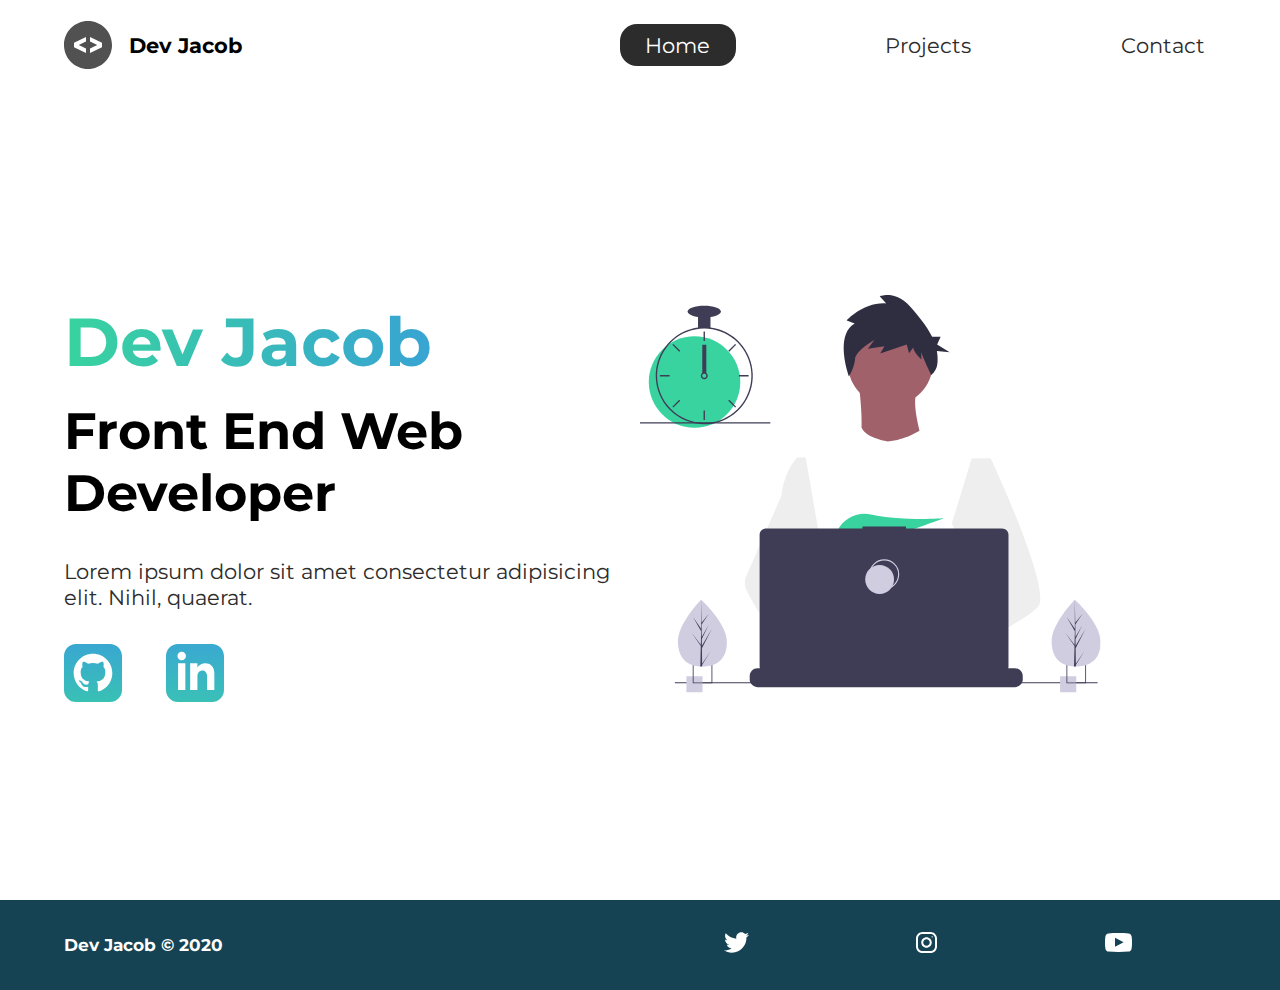
<file: index.html>
<!DOCTYPE html>
<html lang="en">
  <head>
    <meta charset="UTF-8" />
    <meta name="viewport" content="width=device-width, initial-scale=1.0" />
    <meta http-equiv="X-UA-Compatible" content="ie=edge" />
    <meta
      name="description"
      content="Dev Jacob is a front end web developer who specializes in html,css. Made following Dev Ed course on udemy"
    />
    <meta name="robots" content="index,follow" />
    <link
      href="https://fonts.googleapis.com/css?family=Montserrat:400,500&display=swap"
      rel="stylesheet"
    />
    <link rel="stylesheet" href="./styles/style.css" />
    <title>Dev Jacob | Web Developer</title>
  </head>
  <body>
    <header class="main-head">
      <nav>
        <div class="logo">
          <img src="./icons/code.svg" alt="logo" />
          <h1>Dev Jacob</h1>
        </div>
        <ul>
          <li><a class="active" href="/">Home</a></li>
          <li><a href="./projects/">Projects</a></li>
          <li><a href="./contact/">Contact</a></li>
        </ul>
      </nav>
    </header>
    <section class="intro">
      <div class="intro-text">
        <h2>Dev Jacob</h2>
        <h3>
          Front End Web <br />
          Developer
        </h3>
        <p>
          Lorem ipsum dolor sit amet consectetur adipisicing elit. Nihil,
          quaerat.
        </p>
        <div class="intro-social">
          <a href="#"
            ><img src="./icons/github.svg" alt="github-social-link"
          /></a>
          <a href="#"
            ><img src="./icons/linked-in.svg" alt="linkedin-social-link"
          /></a>
        </div>
      </div>
      <div class="intro-images">
        <svg
          width="799"
          height="690"
          viewBox="0 0 799 690"
          fill="none"
          xmlns="http://www.w3.org/2000/svg"
        >
          <g id="undraw_dev_productivity_umsq (1) 1" clip-path="url(#clip0)">
            <path
              id="Vector"
              d="M516.92 624.636C516.92 624.636 512.16 626.266 504.42 628.576C487.31 633.706 455.65 642.216 428.82 643.916C405.72 645.396 386.2 641.836 382.63 626.766C381.1 620.286 383.27 614.956 388 610.576C402.12 597.486 439 592.796 468.25 591.186C476.51 590.736 484.15 590.526 490.51 590.446C501.31 590.306 508.39 590.526 508.39 590.526L508.56 591.186L516.92 624.636Z"
              fill="#A0616A"
            />
            <path
              id="Vector_2"
              d="M436.99 672.586C418.61 695.346 342.73 647.666 316.19 629.886C310.41 626.016 306.97 623.566 306.97 623.566L331.25 591.186L338.94 580.936C338.94 580.936 345.82 584.586 355.99 590.526C356.36 590.746 356.73 590.966 357.11 591.186C365.88 596.336 376.89 603.066 388 610.576C403.33 620.946 418.83 632.776 428.82 643.916C438.59 654.806 443.08 665.036 436.99 672.586Z"
              fill="#A0616A"
            />
            <g id="me">
              <path
                id="Vector_3"
                d="M434.672 191.952C475.283 191.607 507.926 158.406 507.582 117.795C507.237 77.1832 474.036 44.5403 433.425 44.8847C392.813 45.2291 360.17 78.4303 360.515 119.042C360.859 159.653 394.06 192.296 434.672 191.952Z"
                fill="#A0616A"
              />
              <path
                id="Vector_4"
                d="M379.477 155.65C379.477 155.65 394.216 259.972 373.002 271.875C351.787 283.779 499.929 283.588 499.929 283.588C499.929 283.588 466.124 193.284 480.809 165.449L379.477 155.65Z"
                fill="#A0616A"
              />
              <path
                id="Vector_5"
                d="M608.101 283.199L596.257 339.402L571.214 458.308L570.49 464.815L562.138 540.138L556.582 590.177L552.857 623.79C528.584 636.526 510.988 645.326 510.988 645.326C510.988 645.326 509.404 637.719 506.871 627.99C489.805 633.265 458.218 642.043 431.404 643.97C441.266 654.777 445.842 664.969 439.817 672.57C421.63 695.485 345.349 648.45 318.659 630.896C318.077 635.158 317.879 639.464 318.068 643.762L297.626 628.314L299.331 592.359L302.206 531.522L305.819 455.229C304.448 451.975 303.294 448.634 302.364 445.228C295.956 423.161 288.032 379.057 281.928 342.067C277.016 312.298 273.302 287.138 272.517 281.785C272.411 281.086 272.358 280.726 272.358 280.726L384.363 230.094C392.509 248.556 429.865 253.809 429.865 253.809C460.756 251.417 484.847 234.913 484.847 234.913L608.101 283.199Z"
                fill="white"
              />
              <path
                id="Vector_6"
                d="M372.285 49.3811L358.49 43.9934C358.49 43.9934 386.969 12.1 426.99 14.513L415.635 2.22366C415.635 2.22366 443.04 -9.01799 468.283 19.6674C481.553 34.7467 496.908 52.4737 506.557 72.5077L521.281 72.3829L515.251 85.9663L536.874 99.3152L514.777 97.0719C516.155 104.471 516.421 112.034 515.566 119.511C514.683 126.991 510.928 133.835 505.094 138.598V138.598C505.094 138.598 487.743 103.449 487.696 97.9443L487.813 111.705C487.813 111.705 473.959 99.4371 473.889 91.1807L466.471 100.877L462.593 85.7717L416.475 101.301L423.87 88.8526L395.157 93.2246L406.278 77.9923C406.278 77.9923 373.932 96.1568 372.811 111.304C371.689 126.452 362.299 140.875 362.299 140.875C362.299 140.875 336.213 70.3294 372.285 49.3811Z"
                fill="#2F2E41"
              />
              <path
                id="Vector_7"
                d="M690.215 540.422C682.794 548.605 664.338 560.992 641.951 574.422C633.623 579.413 624.757 584.559 615.71 589.676C594.122 601.889 571.514 614.001 552.857 623.79C528.584 636.526 510.988 645.326 510.988 645.326C510.988 645.326 509.403 637.719 506.871 627.99C503.48 614.968 498.397 598.141 493.184 590.715C493.002 590.456 492.82 590.218 492.638 589.979C491.121 588.022 489.601 586.885 488.112 586.897L562.138 540.138L594.127 519.926L570.489 464.814L540.842 395.683L557.908 339.727L575.062 283.479L608.101 283.199C608.101 283.199 619.243 306.985 633.514 340.166C635.647 345.128 637.851 350.299 640.096 355.64C669.469 425.394 706.176 522.836 690.215 540.422Z"
                fill="#EEEEEE"
              />
              <path
                id="Vector_8"
                d="M358.123 591.2C355.41 591.212 352.702 591.456 350.029 591.928C327.074 596.073 320.47 616.94 318.659 630.896C318.077 635.158 317.879 639.464 318.068 643.761L297.626 628.314L290.178 622.687C272.316 616.628 256.353 605.733 242.483 592.84C230.449 581.456 219.634 568.849 210.213 555.223C200.831 541.793 192.448 527.692 185.134 513.034C183.094 508.943 181.977 504.454 181.864 499.884C181.751 495.314 182.644 490.775 184.48 486.588L209.154 430.327L245.218 348.098C245.471 346.146 245.752 344.237 246.059 342.371C252.995 300.511 272.367 281.786 272.367 281.786L287.286 281.659L297.778 341.932L310.813 416.815L302.364 445.227L282.839 510.845L302.205 531.522L358.123 591.2Z"
                fill="#EEEEEE"
              />
            </g>
            <path
              id="Vector_9"
              d="M372.877 415.806L385.631 430.686C390.37 429.783 395.319 428.721 400.416 427.529L396.752 415.806L405.71 426.256C459.707 412.975 526.637 387.155 526.637 387.155C526.637 387.155 454.379 392.453 400.428 380.666C376.558 375.451 351.998 387.284 342.202 409.668C336.508 422.679 337.403 433.951 357.596 433.951C364.419 433.835 371.223 433.195 377.949 432.037L372.877 415.806Z"
              fill="#38D39F"
            />
            <path
              id="Vector_10"
              d="M663.65 660.386V666.456C663.654 668.122 663.345 669.774 662.74 671.326C662.472 672.018 662.147 672.687 661.77 673.326C660.578 675.326 658.887 676.983 656.862 678.133C654.838 679.283 652.549 679.887 650.22 679.886H203.67C201.342 679.887 199.053 679.283 197.028 678.133C195.003 676.983 193.312 675.326 192.12 673.326C191.743 672.687 191.419 672.018 191.15 671.326C190.546 669.774 190.237 668.122 190.24 666.456V660.386C190.24 658.622 190.587 656.876 191.262 655.246C191.936 653.616 192.926 652.136 194.173 650.888C195.42 649.641 196.901 648.652 198.53 647.977C200.16 647.302 201.906 646.955 203.67 646.956H229.41V644.126C229.41 644.052 229.425 643.979 229.453 643.911C229.481 643.843 229.522 643.782 229.574 643.73C229.626 643.678 229.688 643.636 229.756 643.608C229.824 643.58 229.897 643.566 229.97 643.566H243.4C243.474 643.566 243.547 643.58 243.615 643.608C243.683 643.636 243.745 643.678 243.797 643.73C243.849 643.782 243.89 643.843 243.918 643.911C243.946 643.979 243.96 644.052 243.96 644.126V646.956H252.35V644.126C252.35 644.052 252.365 643.979 252.393 643.911C252.421 643.843 252.462 643.782 252.514 643.73C252.566 643.678 252.628 643.636 252.696 643.608C252.764 643.58 252.837 643.566 252.91 643.566H266.34C266.414 643.566 266.487 643.58 266.555 643.608C266.623 643.636 266.684 643.678 266.736 643.73C266.789 643.782 266.83 643.843 266.858 643.911C266.886 643.979 266.9 644.052 266.9 644.126V646.956H275.3V644.126C275.3 644.052 275.315 643.979 275.343 643.911C275.371 643.843 275.412 643.782 275.464 643.73C275.516 643.678 275.578 643.636 275.646 643.608C275.714 643.58 275.787 643.566 275.86 643.566H289.29C289.364 643.566 289.437 643.58 289.505 643.608C289.573 643.636 289.634 643.678 289.686 643.73C289.739 643.782 289.78 643.843 289.808 643.911C289.836 643.979 289.85 644.052 289.85 644.126V646.956H298.24V644.126C298.24 644.052 298.255 643.979 298.283 643.911C298.311 643.843 298.352 643.782 298.404 643.73C298.456 643.678 298.518 643.636 298.586 643.608C298.654 643.58 298.727 643.566 298.8 643.566H312.23C312.304 643.566 312.377 643.58 312.445 643.608C312.513 643.636 312.574 643.678 312.626 643.73C312.678 643.782 312.72 643.843 312.748 643.911C312.776 643.979 312.79 644.052 312.79 644.126V646.956H321.18V644.126C321.18 644.052 321.194 643.979 321.223 643.911C321.251 643.843 321.292 643.782 321.344 643.73C321.396 643.678 321.458 643.636 321.526 643.608C321.594 643.58 321.667 643.566 321.74 643.566H335.17C335.244 643.566 335.317 643.58 335.385 643.608C335.453 643.636 335.514 643.678 335.566 643.73C335.618 643.782 335.66 643.843 335.688 643.911C335.716 643.979 335.73 644.052 335.73 644.126V646.956H344.13V644.126C344.13 644.052 344.145 643.979 344.173 643.911C344.201 643.843 344.242 643.782 344.294 643.73C344.346 643.678 344.408 643.636 344.476 643.608C344.544 643.58 344.617 643.566 344.69 643.566H358.12C358.194 643.566 358.267 643.58 358.335 643.608C358.403 643.636 358.464 643.678 358.516 643.73C358.569 643.782 358.61 643.843 358.638 643.911C358.666 643.979 358.68 644.052 358.68 644.126V646.956H367.07V644.126C367.07 644.052 367.085 643.979 367.113 643.911C367.141 643.843 367.182 643.782 367.234 643.73C367.286 643.678 367.348 643.636 367.416 643.608C367.484 643.58 367.557 643.566 367.63 643.566H472.83C472.904 643.566 472.977 643.58 473.045 643.608C473.113 643.636 473.174 643.678 473.227 643.73C473.279 643.782 473.32 643.843 473.348 643.911C473.376 643.979 473.39 644.052 473.39 644.126V646.956H481.79V644.126C481.79 644.052 481.804 643.979 481.833 643.911C481.861 643.843 481.902 643.782 481.954 643.73C482.006 643.678 482.068 643.636 482.136 643.608C482.204 643.58 482.277 643.566 482.35 643.566H495.78C495.928 643.567 496.07 643.627 496.175 643.732C496.279 643.836 496.339 643.978 496.34 644.126V646.956H504.73V644.126C504.73 644.052 504.745 643.979 504.773 643.911C504.801 643.843 504.842 643.782 504.894 643.73C504.946 643.678 505.008 643.636 505.076 643.608C505.144 643.58 505.217 643.566 505.29 643.566H518.72C518.794 643.566 518.867 643.58 518.935 643.608C519.003 643.636 519.065 643.678 519.117 643.73C519.169 643.782 519.21 643.843 519.238 643.911C519.266 643.979 519.28 644.052 519.28 644.126V646.956H527.67V644.126C527.67 644.052 527.685 643.979 527.713 643.911C527.741 643.843 527.782 643.782 527.834 643.73C527.886 643.678 527.948 643.636 528.016 643.608C528.084 643.58 528.157 643.566 528.23 643.566H541.66C541.734 643.566 541.807 643.58 541.875 643.608C541.943 643.636 542.005 643.678 542.057 643.73C542.109 643.782 542.15 643.843 542.178 643.911C542.206 643.979 542.22 644.052 542.22 644.126V646.956H550.62V644.126C550.62 644.052 550.635 643.979 550.663 643.911C550.691 643.843 550.732 643.782 550.784 643.73C550.836 643.678 550.898 643.636 550.966 643.608C551.034 643.58 551.107 643.566 551.18 643.566H564.61C564.757 643.568 564.898 643.628 565.001 643.733C565.104 643.837 565.161 643.979 565.16 644.126V646.956H573.56V644.126C573.56 644.052 573.575 643.979 573.603 643.911C573.631 643.843 573.672 643.782 573.724 643.73C573.776 643.678 573.838 643.636 573.906 643.608C573.974 643.58 574.047 643.566 574.12 643.566H587.55C587.624 643.566 587.697 643.58 587.765 643.608C587.833 643.636 587.895 643.678 587.947 643.73C587.999 643.782 588.04 643.843 588.068 643.911C588.096 643.979 588.11 644.052 588.11 644.126V646.956H596.5V644.126C596.5 644.052 596.515 643.979 596.543 643.911C596.571 643.843 596.612 643.782 596.664 643.73C596.716 643.678 596.778 643.636 596.846 643.608C596.914 643.58 596.987 643.566 597.06 643.566H610.49C610.564 643.566 610.637 643.58 610.705 643.608C610.773 643.636 610.835 643.678 610.887 643.73C610.939 643.782 610.98 643.843 611.008 643.911C611.036 643.979 611.05 644.052 611.05 644.126V646.956H650.22C651.984 646.955 653.731 647.302 655.36 647.977C656.99 648.652 658.471 649.641 659.718 650.888C660.965 652.136 661.954 653.616 662.629 655.246C663.304 656.876 663.651 658.622 663.65 660.386Z"
              fill="#3F3D56"
            />
            <path
              id="Vector_11"
              d="M793.5 671.326H60.5V673.326H793.5V671.326Z"
              fill="#3F3D56"
            />
            <path
              id="Vector_12"
              d="M627.694 404.757H461.251V401.326H385.78V404.757H218.651C215.665 404.757 212.801 405.943 210.69 408.054C208.578 410.166 207.392 413.029 207.392 416.015V643.927C207.392 646.913 208.578 649.776 210.69 651.888C212.801 653.999 215.665 655.185 218.651 655.185H627.694C630.68 655.185 633.544 653.999 635.655 651.888C637.767 649.776 638.953 646.913 638.953 643.927V416.015C638.953 414.537 638.662 413.073 638.096 411.707C637.53 410.341 636.701 409.1 635.655 408.054C634.61 407.009 633.369 406.18 632.003 405.614C630.637 405.048 629.173 404.757 627.694 404.757Z"
              fill="#3F3D56"
            />
            <path
              id="Vector_13"
              d="M423.5 509.326C437.307 509.326 448.5 498.133 448.5 484.326C448.5 470.519 437.307 459.326 423.5 459.326C409.693 459.326 398.5 470.519 398.5 484.326C398.5 498.133 409.693 509.326 423.5 509.326Z"
              stroke="#D0CDE1"
              stroke-width="2"
              stroke-miterlimit="10"
            />
            <path
              id="Vector_14"
              d="M415.5 518.326C429.307 518.326 440.5 507.133 440.5 493.326C440.5 479.519 429.307 468.326 415.5 468.326C401.693 468.326 390.5 479.519 390.5 493.326C390.5 507.133 401.693 518.326 415.5 518.326Z"
              fill="#D0CDE1"
            />
            <path
              id="Vector_15"
              d="M108.446 661.223H80.4463V689.223H108.446V661.223Z"
              fill="#D0CDE1"
            />
            <path
              id="Vector_16"
              d="M91.4502 639.223V673.223H125.45V639.223H91.4502ZM123.97 671.743H92.9202V640.703H123.97V671.743Z"
              fill="#3F3D56"
            />
            <path
              id="Vector_17"
              d="M756.446 661.223H728.446V689.223H756.446V661.223Z"
              fill="#D0CDE1"
            />
            <path
              id="Vector_18"
              d="M739.45 639.223V673.223H773.45V639.223H739.45ZM771.97 671.743H740.92V640.703H771.97V671.743Z"
              fill="#3F3D56"
            />
            <path
              id="Vector_19"
              d="M94.5802 230.113C138.399 230.113 173.921 194.592 173.921 150.773C173.921 106.955 138.399 71.4326 94.5802 71.4326C50.7617 71.4326 15.2397 106.955 15.2397 150.773C15.2397 194.592 50.7617 230.113 94.5802 230.113Z"
              fill="#38D39F"
            />
            <path
              id="Vector_20"
              d="M122.229 56.4899C115.045 55.5763 107.774 55.5763 100.59 56.4899C84.586 58.5913 69.5203 65.2398 57.181 75.6465C44.8417 86.0532 35.7467 99.7813 30.9754 115.202C28.8053 122.229 27.5764 129.514 27.3208 136.864C27.2848 137.886 27.2607 138.92 27.2607 139.954C27.283 162.264 36.1559 183.655 51.932 199.431C67.7082 215.207 89.0989 224.08 111.41 224.103C113.201 224.103 114.992 224.042 116.759 223.934C120.907 223.674 125.03 223.103 129.093 222.227C148.495 218.055 165.798 207.161 177.947 191.468C190.095 175.776 196.308 156.295 195.487 136.467C194.665 116.638 186.863 97.738 173.459 83.1039C160.054 68.4698 141.909 59.0435 122.229 56.4899H122.229ZM137.748 217.347H137.736C130.959 219.659 123.905 221.062 116.759 221.518C114.992 221.638 113.201 221.698 111.41 221.698C89.7377 221.672 68.961 213.051 53.6367 197.727C38.3123 182.402 29.6914 161.626 29.6649 139.954C29.6649 138.92 29.689 137.886 29.725 136.864C30.5514 115.744 39.5156 95.7617 54.7411 81.1008C69.9666 66.44 90.273 58.237 111.41 58.2089C130.776 58.21 149.513 65.0865 164.283 77.6131C179.052 90.1398 188.895 107.503 192.057 126.61C195.219 145.716 191.496 165.325 181.55 181.942C171.604 198.559 156.081 211.106 137.748 217.347H137.748Z"
              fill="#3F3D56"
            />
            <path
              id="Vector_21"
              d="M112.612 63.0176H110.208V79.8474H112.612V63.0176Z"
              fill="#3F3D56"
            />
            <path
              id="Vector_22"
              d="M57.8578 84.7018L56.1577 86.4019L68.0582 98.3023L69.7582 96.6022L57.8578 84.7018Z"
              fill="#3F3D56"
            />
            <path
              id="Vector_23"
              d="M34.4736 138.751V141.156H51.3034V138.751H34.4736Z"
              fill="#3F3D56"
            />
            <path
              id="Vector_24"
              d="M56.1578 193.506L57.8579 195.206L69.7584 183.306L68.0583 181.606L56.1578 193.506Z"
              fill="#3F3D56"
            />
            <path
              id="Vector_25"
              d="M153.062 96.6022L154.762 98.3022L166.662 86.4018L164.962 84.7017L153.062 96.6022Z"
              fill="#3F3D56"
            />
            <path
              id="Vector_26"
              d="M171.516 138.751V141.156H188.346V138.751H171.516Z"
              fill="#3F3D56"
            />
            <path
              id="Vector_27"
              d="M154.762 181.605L153.062 183.305L164.962 195.206L166.662 193.506L154.762 181.605Z"
              fill="#3F3D56"
            />
            <path
              id="Vector_28"
              d="M112.612 200.06H110.208V216.89H112.612V200.06Z"
              fill="#3F3D56"
            />
            <path
              id="Vector_29"
              d="M115.016 135.145C113.976 134.365 112.711 133.943 111.41 133.943C110.11 133.943 108.844 134.365 107.804 135.145C107.091 135.686 106.505 136.375 106.085 137.165C105.552 138.181 105.322 139.329 105.421 140.473C105.52 141.616 105.944 142.707 106.644 143.617C107.343 144.527 108.288 145.218 109.368 145.608C110.447 145.997 111.616 146.07 112.735 145.817C113.855 145.564 114.878 144.996 115.685 144.179C116.492 143.363 117.048 142.333 117.288 141.21C117.528 140.088 117.441 138.92 117.039 137.846C116.636 136.771 115.935 135.834 115.017 135.145H115.016ZM111.41 143.56C110.454 143.557 109.539 143.176 108.863 142.501C108.187 141.825 107.807 140.909 107.804 139.954C107.808 139.224 108.03 138.513 108.441 137.91C108.793 137.4 109.271 136.989 109.828 136.718C110.386 136.446 111.004 136.323 111.623 136.361C112.241 136.398 112.84 136.594 113.361 136.931C113.881 137.267 114.307 137.732 114.595 138.281C114.883 138.83 115.025 139.444 115.007 140.063C114.989 140.683 114.811 141.287 114.491 141.818C114.17 142.349 113.719 142.788 113.179 143.093C112.639 143.398 112.03 143.559 111.41 143.56V143.56Z"
              fill="#3F3D56"
            />
            <path
              id="Vector_30"
              d="M122.229 35.3687H100.591V57.007H122.229V35.3687Z"
              fill="#3F3D56"
            />
            <path
              id="Vector_31"
              d="M111.41 38.9748C127.344 38.9748 140.261 34.4 140.261 28.7567C140.261 23.1134 127.344 18.5386 111.41 18.5386C95.4757 18.5386 82.5586 23.1134 82.5586 28.7567C82.5586 34.4 95.4757 38.9748 111.41 38.9748Z"
              fill="#3F3D56"
            />
            <path id="clock-arrow" d="M115 86H108V135H115V86Z" fill="#3F3D56" />
            <path
              id="Vector_32"
              d="M226 220.44H0V222.844H226V220.44Z"
              fill="#3F3D56"
            />
            <g id="plant-left">
              <path
                id="Vector_33"
                d="M150.594 599.754C151.527 631.704 132.858 643.413 109.43 644.097C108.886 644.113 108.344 644.123 107.805 644.126C106.719 644.135 105.643 644.117 104.577 644.072C83.3891 643.193 66.6172 631.945 65.7495 602.232C64.8515 571.482 103.018 531.529 105.882 528.574L105.887 528.571C105.996 528.458 106.052 528.402 106.052 528.402C106.052 528.402 149.661 567.807 150.594 599.754Z"
                fill="#D0CDE1"
              />
              <path
                id="Vector_34"
                d="M107.744 639.255L122.626 617.124L107.774 641.636L107.805 644.126C106.719 644.135 105.643 644.117 104.577 644.072L105.315 612.06L105.295 611.813L105.322 611.766L105.393 608.741L89.0952 585.078L105.374 606.477L105.432 607.116L105.989 582.93L91.9122 558.397L106.029 578.681L105.882 528.574L105.882 528.407L105.887 528.571L106.821 568.062L119.651 552.021L106.863 571.464L107.143 593.098L118.949 571.984L107.187 596.279L107.343 608.308L124.512 578.897L107.395 612.505L107.744 639.255Z"
                fill="#3F3D56"
              />
            </g>
            <g id="plant-right">
              <path
                id="Vector_35"
                d="M798.594 599.754C799.527 631.704 780.858 643.413 757.43 644.097C756.886 644.113 756.344 644.123 755.805 644.126C754.719 644.135 753.643 644.117 752.577 644.072C731.389 643.193 714.617 631.945 713.749 602.232C712.851 571.482 751.018 531.529 753.882 528.574L753.887 528.571C753.996 528.458 754.052 528.402 754.052 528.402C754.052 528.402 797.661 567.807 798.594 599.754Z"
                fill="#D0CDE1"
              />
              <path
                id="Vector_36"
                d="M755.744 639.255L770.626 617.124L755.774 641.636L755.805 644.126C754.719 644.135 753.643 644.117 752.577 644.072L753.315 612.06L753.295 611.813L753.323 611.766L753.393 608.741L737.095 585.078L753.374 606.477L753.432 607.116L753.989 582.93L739.912 558.397L754.029 578.681L753.882 528.574L753.882 528.407L753.887 528.571L754.821 568.062L767.651 552.021L754.864 571.464L755.143 593.098L766.949 571.984L755.187 596.279L755.343 608.308L772.512 578.897L755.395 612.505L755.744 639.255Z"
                fill="#3F3D56"
              />
            </g>
          </g>
          <defs>
            <clipPath id="clip0">
              <rect width="798.627" height="689.223" fill="white" />
            </clipPath>
          </defs>
        </svg>
        <img class="splash" src="./img/splash.svg" alt="" />
      </div>
    </section>
    <footer>
      <h4>Dev Jacob &copy; 2020</h4>
      <ul>
        <li>
          <a href="#"
            ><img src="./icons/twitter 1.svg" alt="twitter-social"
          /></a>
        </li>
        <li>
          <a href="#"
            ><img src="./icons/instagram 1.svg" alt="instagram-social"
          /></a>
        </li>
        <li>
          <a href="#"
            ><img src="./icons/youtube-symbol 1.svg" alt="youtube-social"
          /></a>
        </li>
      </ul>
    </footer>
  </body>
</html>
</file>
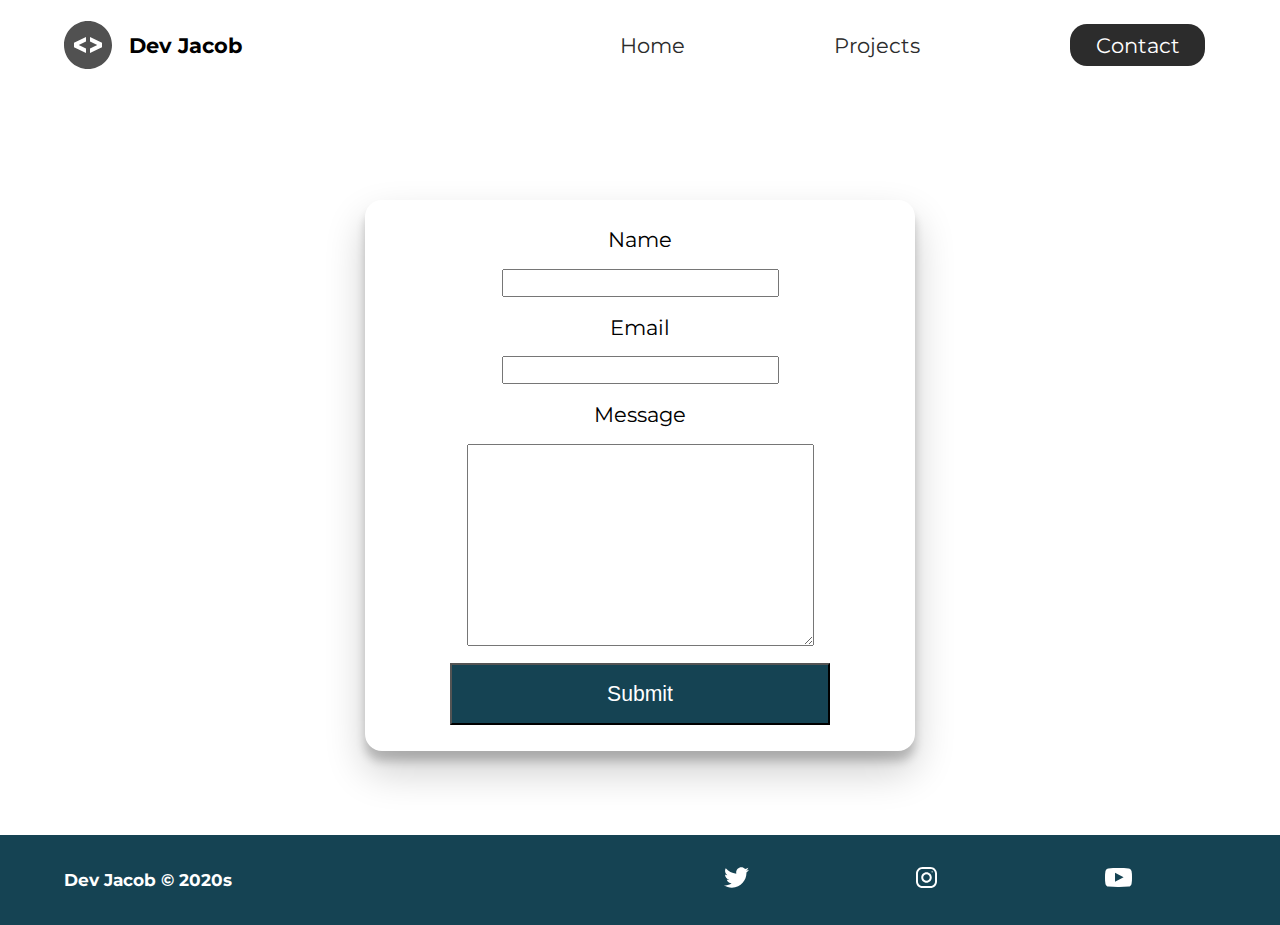
<file: contact/index.html>
<!DOCTYPE html>
<html lang="en">
  <head>
    <meta charset="UTF-8" />
    <meta name="viewport" content="width=device-width, initial-scale=1.0" />
    <meta http-equiv="X-UA-Compatible" content="ie=edge" />
    <meta
      name="description"
      content="Dev Jacob is a front end web developer who specializes in html,css"
    />
    <meta name="robots" content="index,follow" />
    <link
      href="https://fonts.googleapis.com/css?family=Montserrat:400,500&display=swap"
      rel="stylesheet"
    />
    <link rel="stylesheet" href="../styles/style.css" />
    <title>Dev Jacob | Web Developer</title>
  </head>
  <body>
    <header class="main-head">
      <nav>
        <div class="logo">
          <img src="../icons/code.svg" alt="logo" />
          <h1>Dev Jacob</h1>
        </div>
        <ul>
          <li><a href="../index.html">Home</a></li>
          <li><a href="../projects/">Projects</a></li>
          <li><a class="active" href="./index.html">Contact</a></li>
        </ul>
      </nav>
    </header>
    <section class="form-section">
      <form>
        <label for="name">Name</label>
        <input type="text" name="name" id="name" required />
        <label for="email">Email</label>
        <input type="email" name="email" id="email" required />
        <label for="message">Message</label>
        <textarea name="message" id="message" cols="30" rows="10"></textarea>
        <button type="submit">Submit</button>
      </form>
    </section>
    <footer>
      <h4>Dev Jacob &copy; 2020s</h4>
      <ul>
        <li>
          <a href="#"><img src="/icons/twitter 1.svg" alt="twitter-social"/></a>
        </li>
        <li>
          <a href="#"
            ><img src="/icons/instagram 1.svg" alt="instagram-social"
          /></a>
        </li>
        <li>
          <a href="#"
            ><img src="/icons/youtube-symbol 1.svg" alt="youtube-social"
          /></a>
        </li>
      </ul>
    </footer>
  </body>
</html>
</file>
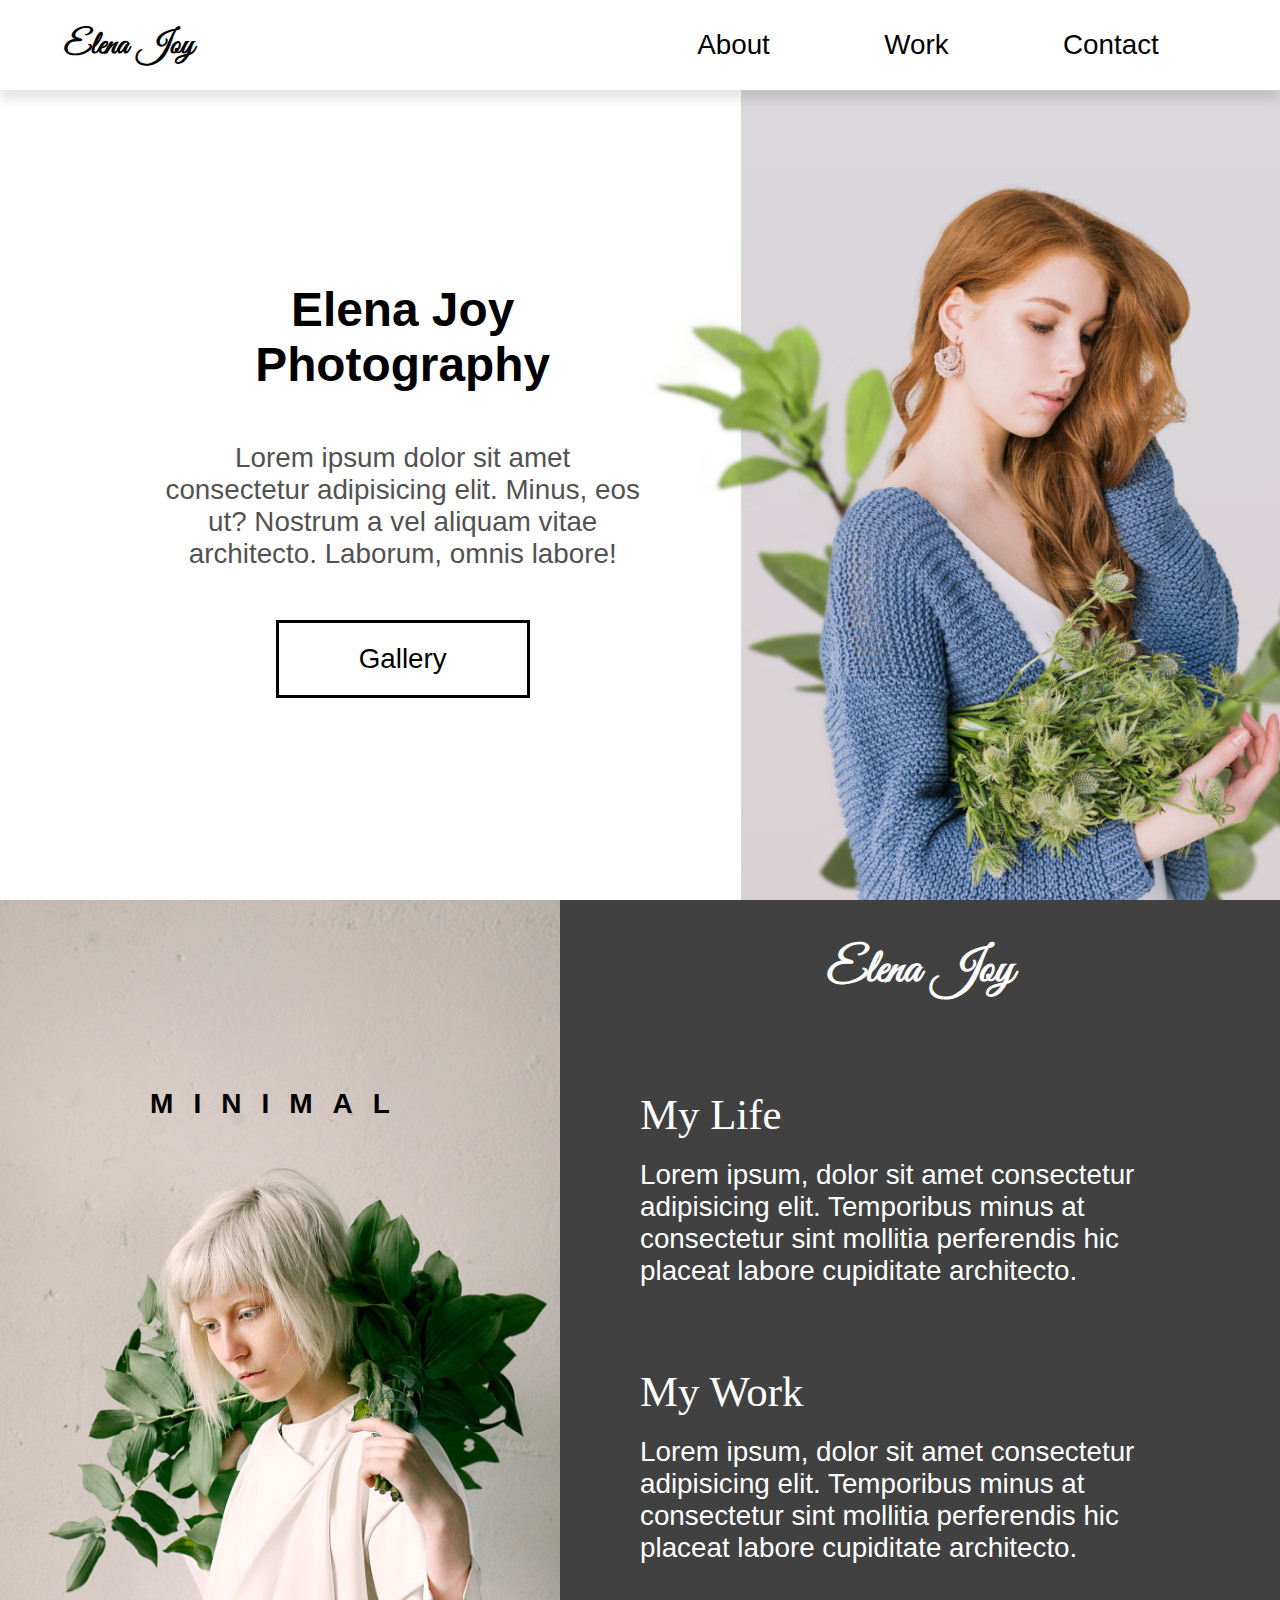
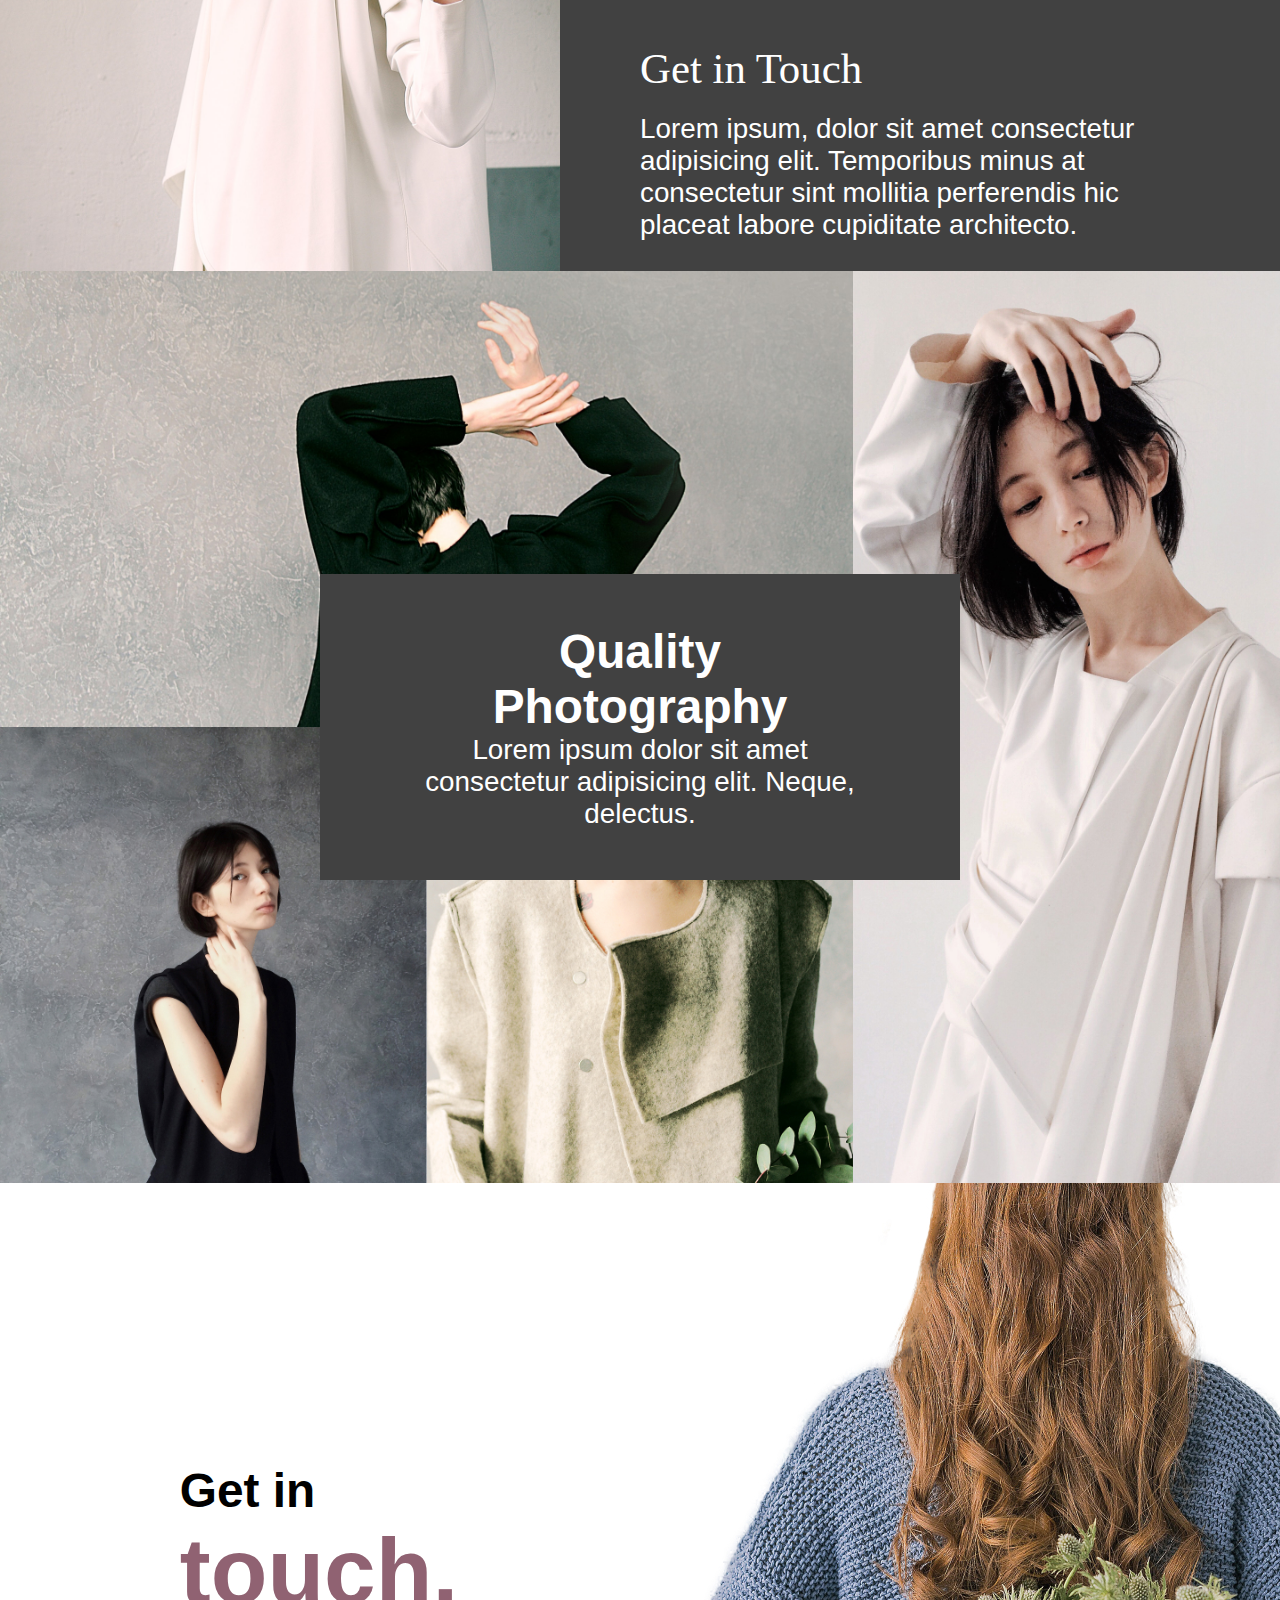
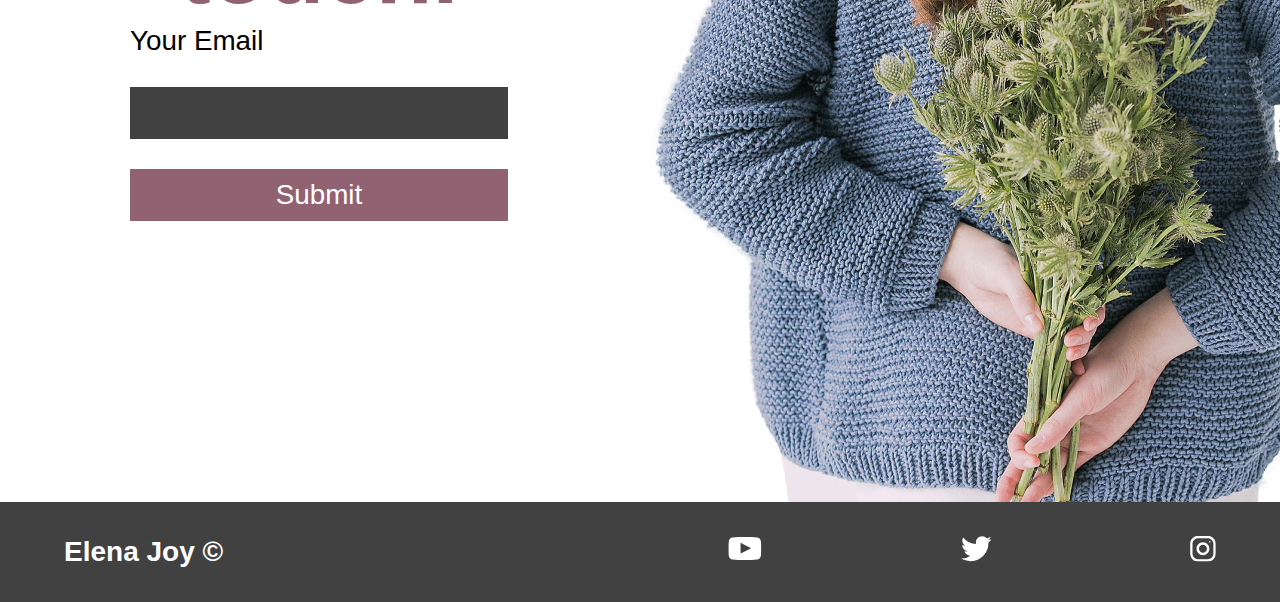
<file: Elena-Joy/index.html>
<!DOCTYPE html>
<html lang="en">
  <head>
    <meta charset="UTF-8" />
    <meta name="viewport" content="width=device-width, initial-scale=1.0" />
    <meta http-equiv="X-UA-Compatible" content="ie-edge" />
    <meta
      name="description"
      content="Profesional photographer available for weddings and special events"
    />
    <meta name="robots" content="index, follow" />
    <title>Elena Joy | Photographer</title>
    <link rel="stylesheet" href="./style.css" />
  </head>
  <body>
    <header class="main-head">
      <nav>
        <h1 class="" id="logo">Elena Joy</h1>
        <ul class="nav-links">
          <li><a href="#about">About</a></li>
          <li><a href="#work">Work</a></li>
          <li><a href="#contact">Contact</a></li>
        </ul>
        <div class="burger">
          <span class="line1"></span>
          <span class="line2"></span>
          <span class="line3"></span>
        </div>
      </nav>
    </header>
    <main>
      <section class="hero">
        <div class="hero-introduction flex">
          <h2>
            Elena Joy <br />
            Photography
          </h2>
          <p>
            Lorem ipsum dolor sit amet consectetur adipisicing elit. Minus, eos
            ut? Nostrum a vel aliquam vitae architecto. Laborum, omnis labore!
          </p>
          <a href="#about">Gallery</a>
        </div>
        <div class="hero-images">
          <img
            class="hero-elena"
            src="/img/elena-joy.png"
            alt="Picture of Elena Joy"
          />
          <img class="plant1 plant" src="/img/plant1.png" alt="" />
          <img class="plant2 plant" src="/img/plant2.png" alt="" />
        </div>
      </section>
      <section class="about" id="about">
        <div class="about-image">
          <h5>MINIMAL</h5>
          <img src="/img/about-image.png" alt="portrait-picture" />
        </div>
        <div class="about-text flex">
          <h2>Elena Joy</h2>
          <div class="about-life">
            <h3>My Life</h3>
            <p>
              Lorem ipsum, dolor sit amet consectetur adipisicing elit.
              Temporibus minus at consectetur sint mollitia perferendis hic
              placeat labore cupiditate architecto.
            </p>
          </div>
          <div class="about-work">
            <h3>My Work</h3>
            <p>
              Lorem ipsum, dolor sit amet consectetur adipisicing elit.
              Temporibus minus at consectetur sint mollitia perferendis hic
              placeat labore cupiditate architecto.
            </p>
          </div>
          <div class="about-contact">
            <h3>Get in Touch</h3>
            <p>
              Lorem ipsum, dolor sit amet consectetur adipisicing elit.
              Temporibus minus at consectetur sint mollitia perferendis hic
              placeat labore cupiditate architecto.
            </p>
          </div>
        </div>
      </section>
      <div class="gallery" id="work">
        <header class="gallery-head">
          <h2>Quality Photography</h2>
          <p>
            Lorem ipsum dolor sit amet consectetur adipisicing elit. Neque,
            delectus.
          </p>
        </header>
        <img class="gallery1" src="/img/gallery-1.jpg" alt="man in suit" />
        <img class="gallery2" src="/img/gallery-2.jpg" alt="lady in coat" />
        <img class="gallery3" src="/img/gallery-3.jpg" alt="lady in t-shit" />
        <img class="gallery4" src="/img/gallery-4.jpg" alt="lady in jacket" />
      </div>
      <div class="contact" id="contact">
        <div class="form-wrapper flex">
          <h2>
            Get in <br />
            <span> touch.</span>
          </h2>
          <form>
            <label for="Email">Your Email</label>
            <input type="Email" id="email required" />
            <button type="submit">Submit</button>
          </form>
        </div>
        <img src="/img/contact-image.jpg" alt="elena-joy" />
      </div>
    </main>
    <footer>
      <h4>Elena Joy &copy;</h4>
      <ul>
        <li>
          <a href="#"
            ><img src="/img/youtube-symbol 1.svg" alt="Youtube icon"
          /></a>
        </li>
        <li>
          <a href="#"><img src="/img/twitter 1.svg" alt="Twitter icon" /></a>
        </li>
        <li>
          <a href="#"
            ><img src="/img/instagram 1.svg" alt="Instagram icon"
          /></a>
        </li>
      </ul>
    </footer>
    <script src="/app.js"></script>
  </body>
</html>
</file>
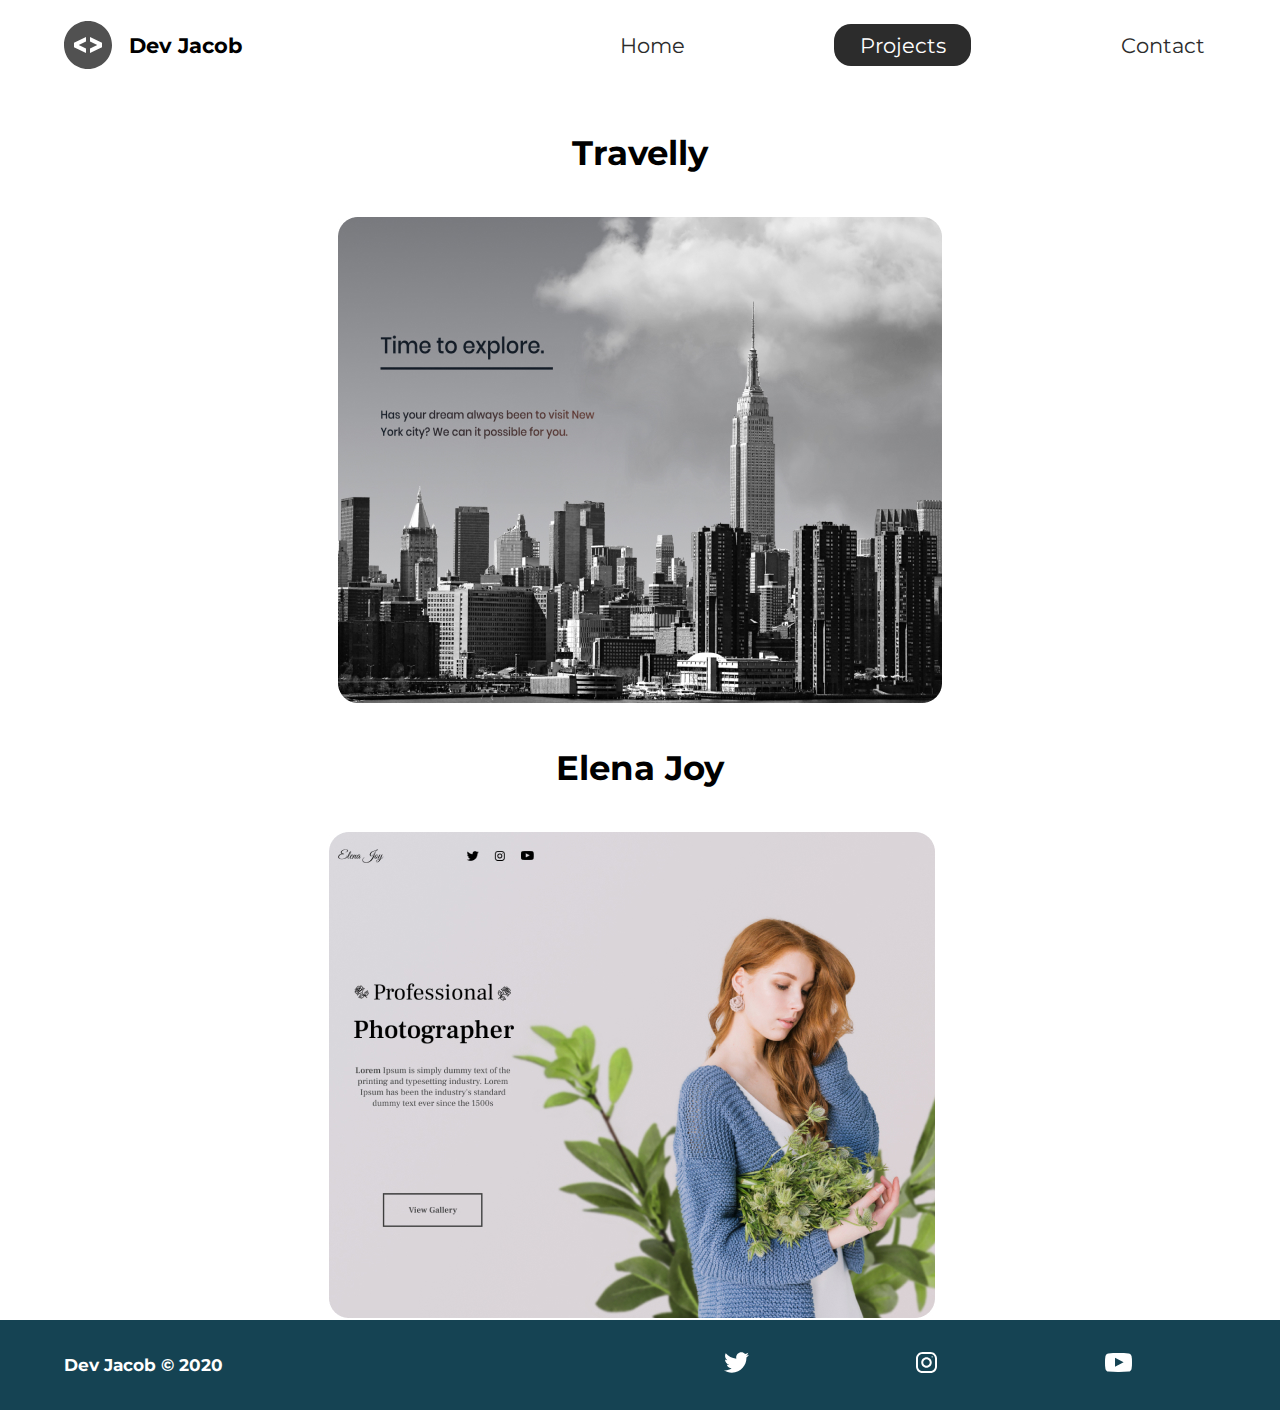
<file: projects/index.html>
<!DOCTYPE html>
<html lang="en">
  <head>
    <meta charset="UTF-8" />
    <meta name="viewport" content="width=device-width, initial-scale=1.0" />
    <meta http-equiv="X-UA-Compatible" content="ie=edge" />
    <meta
      name="description"
      content="Dev Jacob is a front end web developer who specializes in html,css"
    />
    <meta name="robots" content="index,follow" />
    <link
      href="https://fonts.googleapis.com/css?family=Montserrat:400,500&display=swap"
      rel="stylesheet"
    />
    <link rel="stylesheet" href="../styles/style.css" />
    <title>Dev Jacob | Web Developer</title>
  </head>
  <body>
    <header class="main-head">
      <nav>
        <div class="logo">
          <img src="../icons/code.svg" alt="logo" />
          <h1>Dev Jacob</h1>
        </div>
        <ul>
          <li><a href="../index.html">Home</a></li>
          <li><a class="active" href="./index.html">Projects</a></li>
          <li><a href="../contact/">Contact</a></li>
        </ul>
      </nav>
    </header>
    <section class="projects">
      <div class="travelly">
        <h2>Travelly</h2>
        <img src="../img/travelly.jpg" alt="travelly-project" />
      </div>
      <div class="travelly">
        <h2>Elena Joy</h2>
        <img src="../img/elena-joy.jpg" alt="elena-project" />
      </div>
    </section>
    <footer>
      <h4>Dev Jacob &copy; 2020</h4>
      <ul>
        <li>
          <a href="#"><img src="/icons/twitter 1.svg" alt="twitter-social"/></a>
        </li>
        <li>
          <a href="#"
            ><img src="/icons/instagram 1.svg" alt="instagram-social"
          /></a>
        </li>
        <li>
          <a href="#"
            ><img src="/icons/youtube-symbol 1.svg" alt="youtube-social"
          /></a>
        </li>
      </ul>
    </footer>
  </body>
</html>
</file>
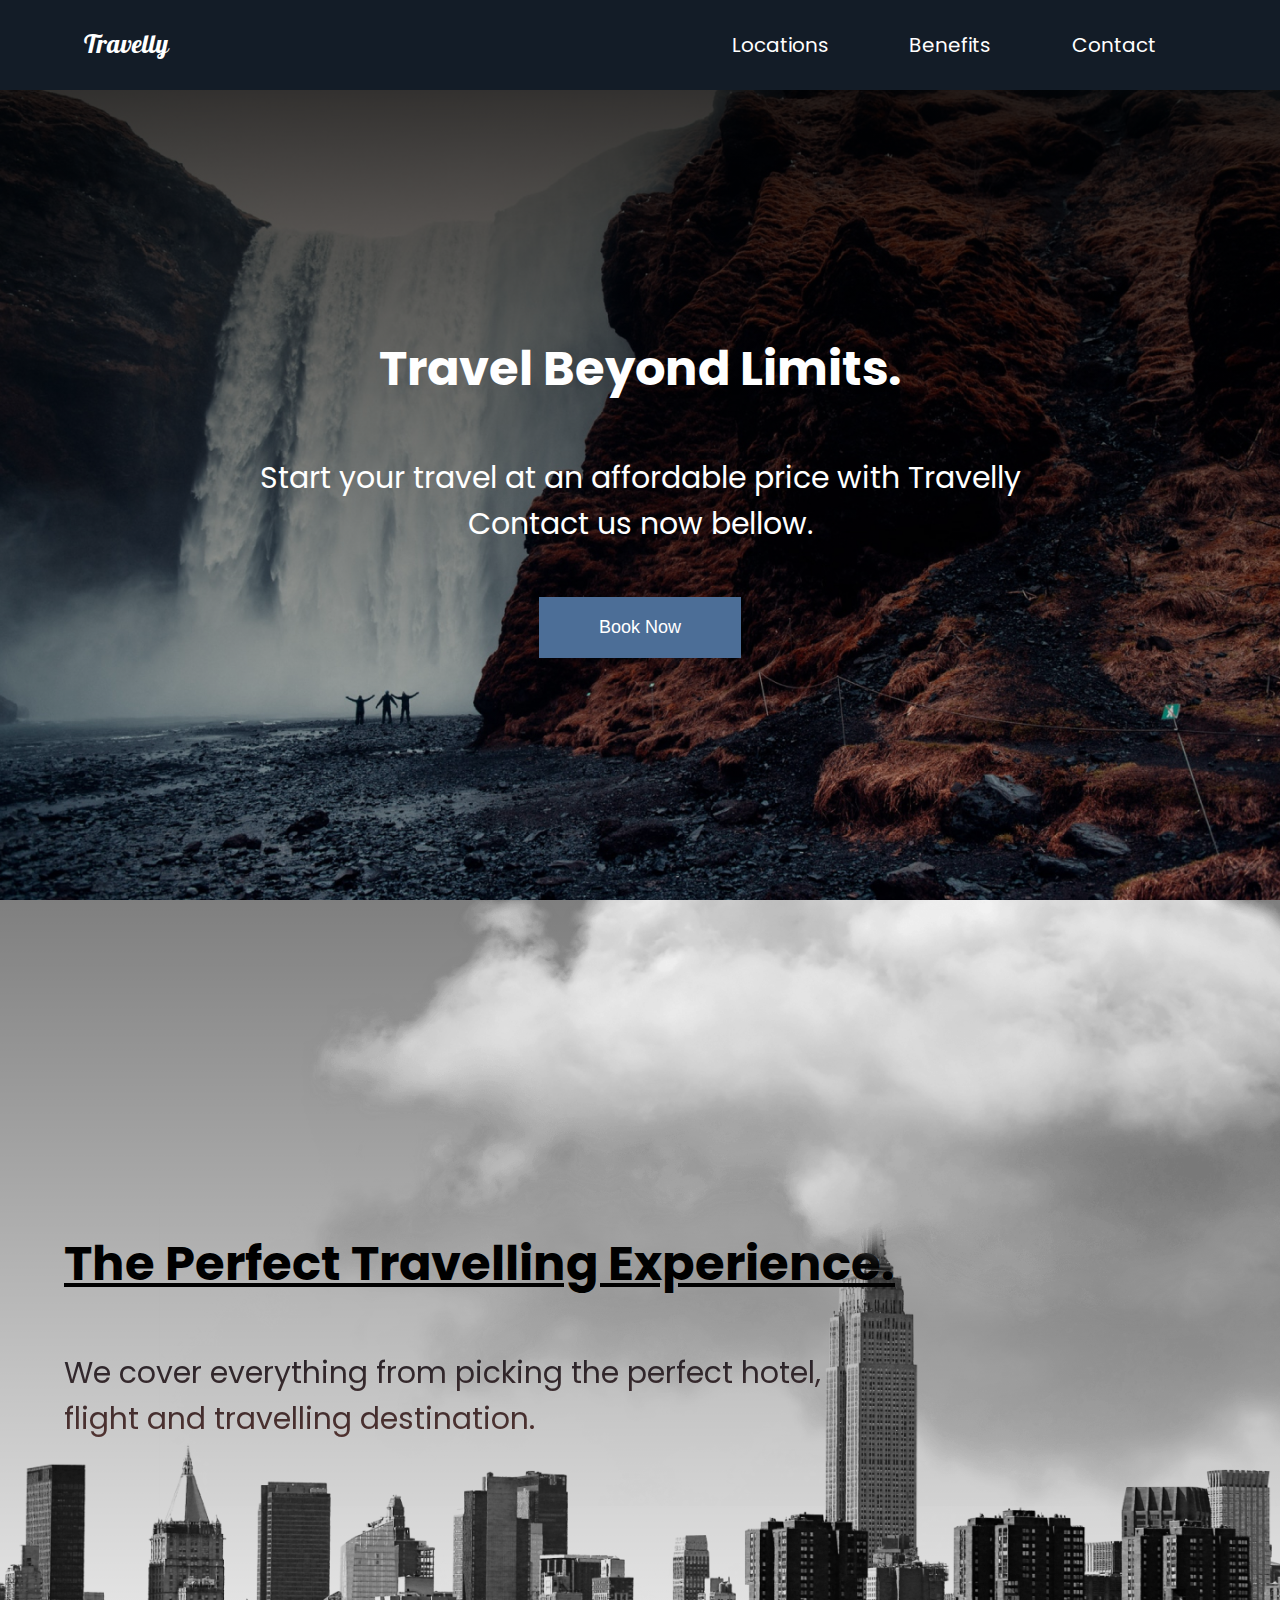
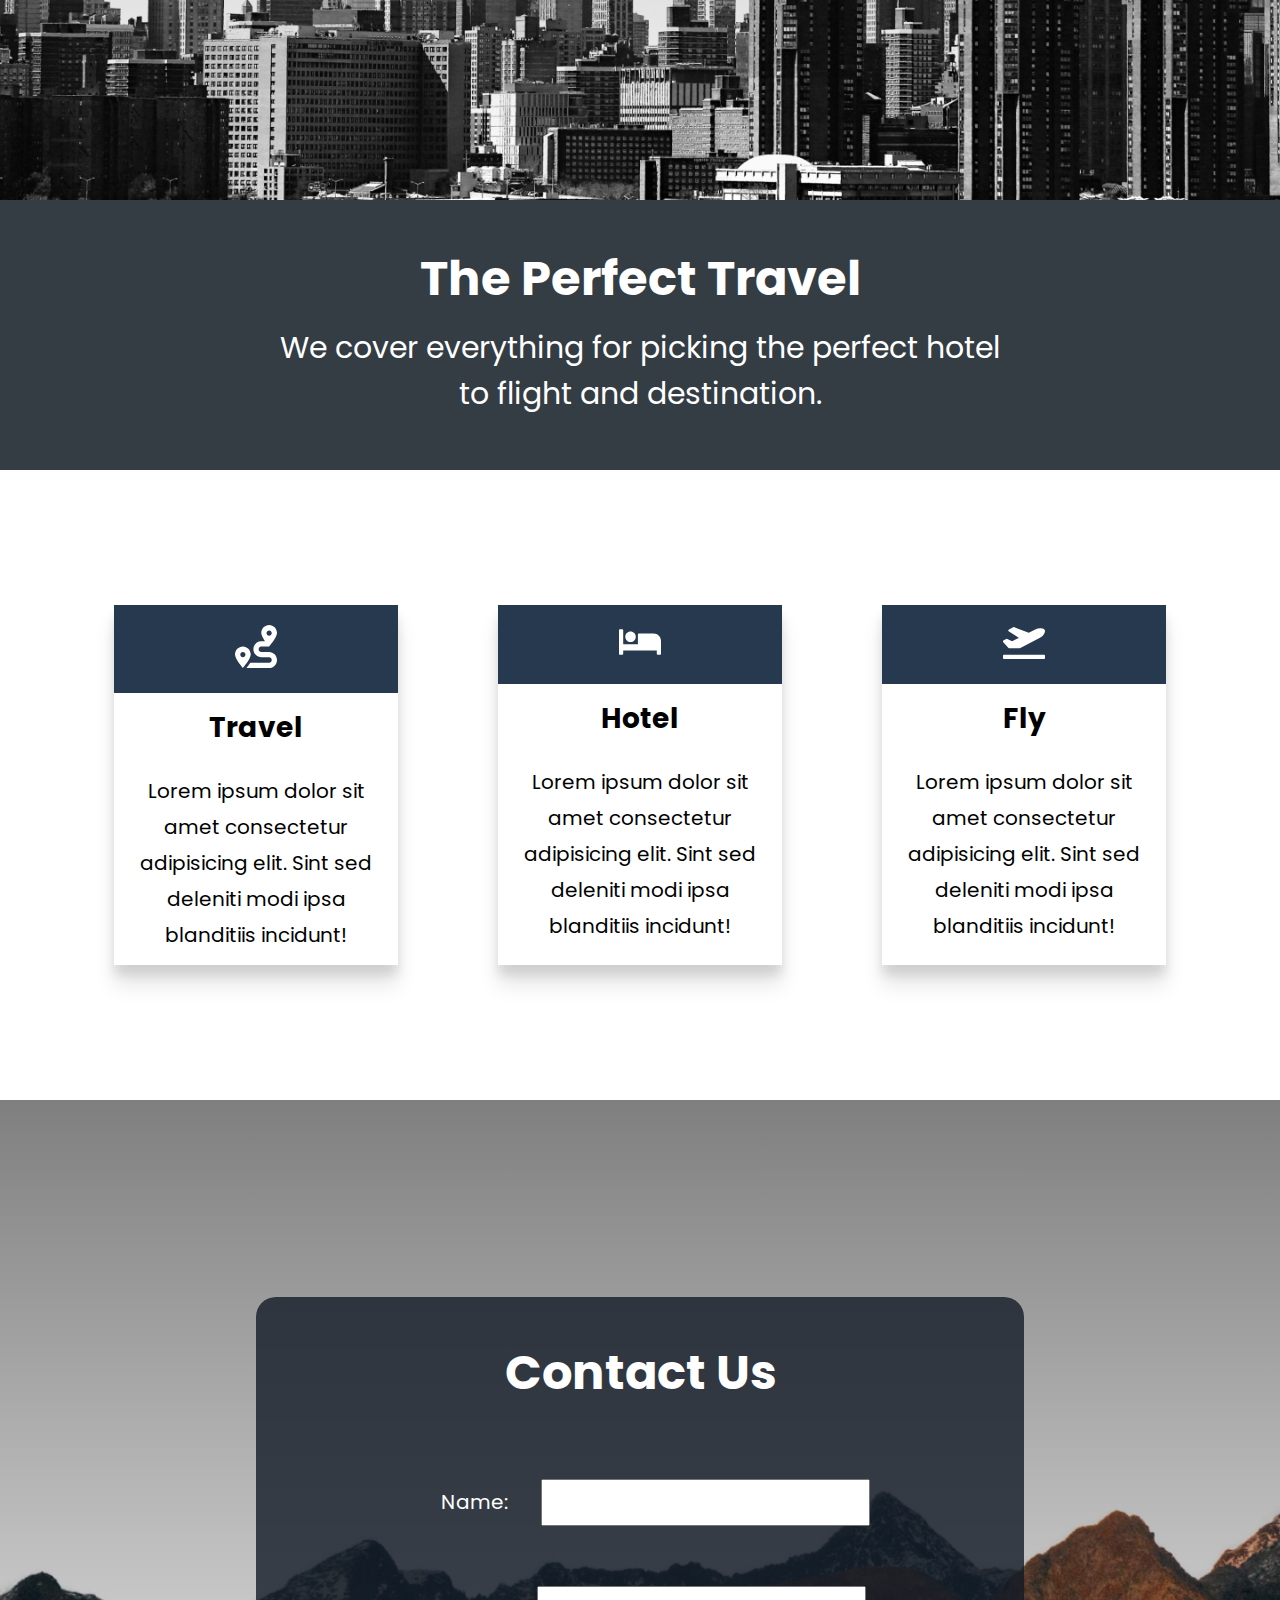
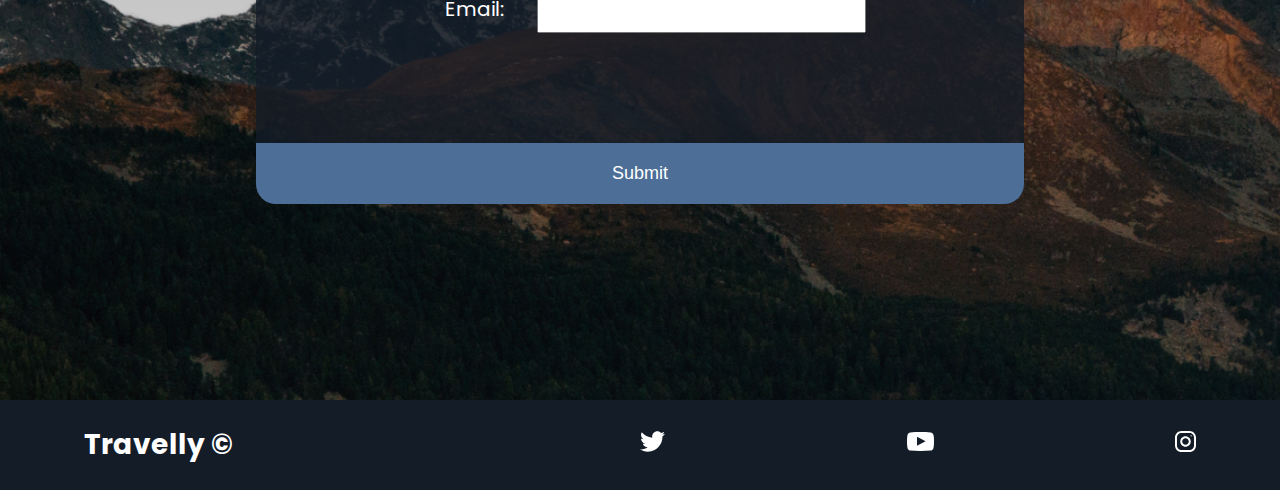
<file: Travelly/index.html>
<!DOCTYPE html>
<html lang="en">
  <head>
    <meta charset="UTF-8" />
    <meta name="viewport" content="width=device-width, initial-scale=1.0" />
    <meta http-equiv="X-UA-Compatible" content="ie=edge" />
    <meta
      name="description"
      content="Travelly is a travel agency website that helps you pick out your holiday vacation. Made by Dev Jacob, following Dev Ed course"
    />
    <meta name="robots" content="index,follow" />
    <link rel="icon" href="/icons/airplane.svg" />
    <link
      href="https://fonts.googleapis.com/css?family=Pattaya|Poppins:400,500&display=swap"
      rel="stylesheet"
    />
    <link rel="stylesheet" href="style.css" />
    <title>Travelly | Travelling Agency</title>
  </head>
  <body>
    <header class="main-head">
      <nav>
        <h1 id="logo">Travelly</h1>
        <ul>
          <li><a href="#locations">Locations</a></li>
          <li><a href="#benefits">Benefits</a></li>
          <li><a href="#contact">Contact</a></li>
        </ul>
      </nav>
    </header>
    <main>
      <section class="hero">
        <h2>Travel Beyond Limits.</h2>
        <h3>
          Start your travel at an affordable price with Travelly <br />Contact
          us now bellow.
        </h3>

        <button>Book Now</button>
      </section>
      <section id="locations">
        <header class="locations-head">
          <h2>The Perfect Travelling Experience.</h2>
          <h3>
            We cover everything from picking the perfect hotel, <br />
            flight and travelling destination.
          </h3>

          <img src="./img/cloud.png" class="moving-cloud-1 cloud" alt="" />
          <img src="./img/cloud.png" class="moving-cloud-2 cloud" alt="" />
        </header>
      </section>
      <section id="benefits">
        <header class="benefits-head">
          <h2>The Perfect Travel</h2>
          <h3>
            We cover everything for picking the perfect hotel <br />
            to flight and destination.
          </h3>
        </header>
        <div class="cards">
          <div class="card">
            <div class="card-icon">
              <img src="/icons/route-solid.svg" alt="" />
            </div>
            <h4>Travel</h4>
            <p>
              Lorem ipsum dolor sit amet consectetur adipisicing elit. Sint sed
              deleniti modi ipsa blanditiis incidunt!
            </p>
          </div>
          <div class="card">
            <div class="card-icon">
              <img src="/icons/bed-solid.svg" alt="" />
            </div>
            <h4>Hotel</h4>
            <p>
              Lorem ipsum dolor sit amet consectetur adipisicing elit. Sint sed
              deleniti modi ipsa blanditiis incidunt!
            </p>
          </div>
          <div class="card">
            <div class="card-icon">
              <img src="./icons/plane-departure-solid.svg" alt="" />
            </div>
            <h4>Fly</h4>
            <p>
              Lorem ipsum dolor sit amet consectetur adipisicing elit. Sint sed
              deleniti modi ipsa blanditiis incidunt!
            </p>
          </div>
        </div>
      </section>
      <section id="contact">
        <div class="form-wrapper">
          <header class="form-head">
            <h2>Contact Us</h2>
          </header>
          <form action="https://formspree.io/mzbbyqbo" method="POST">
            <div class="name-form">
              <label for="name">Name:</label>
              <input id="name" type="text" name="name" required minlength="4" />
            </div>
            <div class="email-form">
              <label for="email">Email:</label>
              <input id="email" type="email" required name="_replyto" />
            </div>
            <button value="Send" type="submit">Submit</button>
          </form>
        </div>
      </section>
    </main>
    <footer>
      <div class="footer-wrapper">
        <h5>Travelly &copy;</h5>
        <ul>
          <li>
            <a href="#" title="twitter-social-media"
              ><img src="./icons/twitter.svg" alt="twitter-social-media"
            /></a>
          </li>
          <li>
            <a href="#" title="youtube-social-media"
              ><img src="./icons/youtube.svg" alt="youtube-social-media"
            /></a>
          </li>
          <li>
            <a href="#" title="instagram-social-media"
              ><img src="./icons/instagram.svg" alt="instagram-social-media"
            /></a>
          </li>
        </ul>
      </div>
    </footer>
  </body>
</html>
</file>
<file: styles/style.css>
/* Global Styles */
* {
  margin: 0;
  padding: 0;
  -webkit-box-sizing: border-box;
          box-sizing: border-box;
}

html {
  font-size: 62.5%;
}

body {
  font-family: "Montserrat", sans-serif;
}

h1 {
  font-size: 2.5rem;
}

li,
button,
label,
input,
a,
p {
  font-size: 2.5rem;
}

h2 {
  font-size: 4rem;
}

h3 {
  font-size: 2.5rem;
}

h4,
h5 {
  font-size: 2rem;
}

ul {
  list-style: none;
}

a {
  text-decoration: none;
  color: #2c2c2c;
}

.main-head {
  width: 95%;
  margin: 0 0 0 auto;
}

nav {
  display: -webkit-box;
  display: -ms-flexbox;
  display: flex;
  -webkit-box-pack: justify;
      -ms-flex-pack: justify;
          justify-content: space-between;
  -webkit-box-align: center;
      -ms-flex-align: center;
          align-items: center;
  -webkit-box-orient: horizontal;
  -webkit-box-direction: normal;
      -ms-flex-direction: row;
          flex-direction: row;
  min-height: 10vh;
  width: 60%;
  -ms-flex-wrap: wrap;
      flex-wrap: wrap;
}

nav .logo {
  display: -webkit-box;
  display: -ms-flexbox;
  display: flex;
  -webkit-box-pack: start;
      -ms-flex-pack: start;
          justify-content: flex-start;
  -webkit-box-align: center;
      -ms-flex-align: center;
          align-items: center;
  -webkit-box-orient: horizontal;
  -webkit-box-direction: normal;
      -ms-flex-direction: row;
          flex-direction: row;
  -webkit-box-flex: 1;
      -ms-flex: 1 1 10rem;
          flex: 1 1 10rem;
}

nav .logo h1 {
  margin: 2rem;
}

nav ul {
  display: -webkit-box;
  display: -ms-flexbox;
  display: flex;
  -ms-flex-pack: distribute;
      justify-content: space-around;
  -webkit-box-align: center;
      -ms-flex-align: center;
          align-items: center;
  -webkit-box-orient: horizontal;
  -webkit-box-direction: normal;
      -ms-flex-direction: row;
          flex-direction: row;
  -webkit-box-flex: 1;
      -ms-flex: 1 1 40rem;
          flex: 1 1 40rem;
}

.intro {
  min-height: 90vh;
  width: 90%;
  margin: auto;
  -ms-flex-wrap: wrap;
      flex-wrap: wrap;
  display: -webkit-box;
  display: -ms-flexbox;
  display: flex;
  -webkit-box-pack: justify;
      -ms-flex-pack: justify;
          justify-content: space-between;
  -webkit-box-align: center;
      -ms-flex-align: center;
          align-items: center;
  -webkit-box-orient: horizontal;
  -webkit-box-direction: normal;
      -ms-flex-direction: row;
          flex-direction: row;
}

.intro h2 {
  font-size: 8rem;
  padding-top: 2rem;
  background: -webkit-gradient(linear, left top, right top, from(#38d39f), to(#38a4d3));
  background: linear-gradient(left, #38d39f, #38a4d3);
  background-clip: text;
  -webkit-text-fill-color: transparent;
  display: inline-block;
}

.intro h3 {
  font-size: 6rem;
  padding: 2rem 0rem;
}

.intro p {
  padding-top: 2rem;
  color: #2c2c2c;
}

.splash {
  position: absolute;
  top: 0%;
  right: 0%;
  height: 100%;
  z-index: -1;
}

.intro-social {
  margin-top: 4rem;
}

.intro-social a {
  margin-right: 5rem;
}

.active {
  background: #2c2c2c;
  color: white;
  padding: 1rem 3rem;
  border-radius: 2rem;
}

.intro-text,
.intro-images {
  -webkit-box-flex: 1;
      -ms-flex: 1 1 40rem;
          flex: 1 1 40rem;
}

#plant-left {
  -webkit-animation: plant 1.5s ease infinite alternate;
          animation: plant 1.5s ease infinite alternate;
}

#plant-right {
  -webkit-animation: plant 1.5s ease infinite alternate 0.5s;
          animation: plant 1.5s ease infinite alternate 0.5s;
}

#me {
  -webkit-animation: me 1s ease infinite alternate;
          animation: me 1s ease infinite alternate;
  -webkit-transform-origin: bottom;
          transform-origin: bottom;
}

#clock-arrow {
  -webkit-animation: clock 1.5s infinite linear;
          animation: clock 1.5s infinite linear;
  transform-box: fill-box;
  -webkit-transform-origin: bottom;
          transform-origin: bottom;
}

@-webkit-keyframes me {
  from {
    -webkit-transform: rotateZ(-5deg);
            transform: rotateZ(-5deg);
  }
  to {
    -webkit-transform: rotateZ(5deg);
            transform: rotateZ(5deg);
  }
}

@keyframes me {
  from {
    -webkit-transform: rotateZ(-5deg);
            transform: rotateZ(-5deg);
  }
  to {
    -webkit-transform: rotateZ(5deg);
            transform: rotateZ(5deg);
  }
}

@-webkit-keyframes plant {
  from {
    -webkit-transform: translateY(0%);
            transform: translateY(0%);
  }
  to {
    -webkit-transform: translateY(-30%);
            transform: translateY(-30%);
  }
}

@keyframes plant {
  from {
    -webkit-transform: translateY(0%);
            transform: translateY(0%);
  }
  to {
    -webkit-transform: translateY(-30%);
            transform: translateY(-30%);
  }
}

@-webkit-keyframes clock {
  from {
    -webkit-transform: rotateZ(0deg);
            transform: rotateZ(0deg);
  }
  to {
    -webkit-transform: rotateZ(360deg);
            transform: rotateZ(360deg);
  }
}

@keyframes clock {
  from {
    -webkit-transform: rotateZ(0deg);
            transform: rotateZ(0deg);
  }
  to {
    -webkit-transform: rotateZ(360deg);
            transform: rotateZ(360deg);
  }
}

.projects {
  width: 90%;
  margin: auto;
  min-height: 90vh;
  display: -webkit-box;
  display: -ms-flexbox;
  display: flex;
  -webkit-box-pack: justify;
      -ms-flex-pack: justify;
          justify-content: space-between;
  -webkit-box-align: center;
      -ms-flex-align: center;
          align-items: center;
  -webkit-box-orient: horizontal;
  -webkit-box-direction: normal;
      -ms-flex-direction: row;
          flex-direction: row;
  text-align: center;
  -ms-flex-wrap: wrap;
      flex-wrap: wrap;
}

.projects h2 {
  margin: 5rem;
}

.travelly,
.elena {
  -webkit-box-flex: 1;
      -ms-flex: 1 1 40rem;
          flex: 1 1 40rem;
}

.form-section {
  min-height: 80vh;
  display: -webkit-box;
  display: -ms-flexbox;
  display: flex;
  -webkit-box-pack: center;
      -ms-flex-pack: center;
          justify-content: center;
  -webkit-box-align: center;
      -ms-flex-align: center;
          align-items: center;
  -webkit-box-orient: horizontal;
  -webkit-box-direction: normal;
      -ms-flex-direction: row;
          flex-direction: row;
  margin-top: 3rem;
}

.form-section form {
  padding: 3rem 10rem;
  -webkit-box-shadow: 0px 10px 10px rgba(0, 0, 0, 0.2), 0px 20px 40px rgba(0, 0, 0, 0.2);
          box-shadow: 0px 10px 10px rgba(0, 0, 0, 0.2), 0px 20px 40px rgba(0, 0, 0, 0.2);
  display: -webkit-box;
  display: -ms-flexbox;
  display: flex;
  -webkit-box-pack: center;
      -ms-flex-pack: center;
          justify-content: center;
  -webkit-box-align: center;
      -ms-flex-align: center;
          align-items: center;
  -webkit-box-orient: vertical;
  -webkit-box-direction: normal;
      -ms-flex-direction: column;
          flex-direction: column;
  border-radius: 2rem;
}

.form-section form input,
.form-section form textarea {
  margin: 2rem;
}

.form-section form input:focus,
.form-section form textarea:focus {
  outline: 2px solid black;
}

.form-section form textarea {
  font-family: "Montserrat", sans-serif;
  font-size: 2rem;
}

.form-section form button {
  width: 100%;
  padding: 2rem;
  background: #154353;
  color: white;
}

.form-section form button:focus {
  background: #33696b;
}

footer {
  background: #154353;
  color: white;
  min-height: 10vh;
  padding: 0% 5%;
  display: -webkit-box;
  display: -ms-flexbox;
  display: flex;
  -webkit-box-pack: start;
      -ms-flex-pack: start;
          justify-content: flex-start;
  -webkit-box-align: center;
      -ms-flex-align: center;
          align-items: center;
  -webkit-box-orient: horizontal;
  -webkit-box-direction: normal;
      -ms-flex-direction: row;
          flex-direction: row;
}

footer ul {
  -webkit-box-flex: 1;
      -ms-flex: 1 1 40rem;
          flex: 1 1 40rem;
  display: -webkit-box;
  display: -ms-flexbox;
  display: flex;
  -ms-flex-pack: distribute;
      justify-content: space-around;
  -webkit-box-align: center;
      -ms-flex-align: center;
          align-items: center;
  -webkit-box-orient: horizontal;
  -webkit-box-direction: normal;
      -ms-flex-direction: row;
          flex-direction: row;
}

footer h4 {
  -webkit-box-flex: 1;
      -ms-flex: 1 1 40rem;
          flex: 1 1 40rem;
}

@media screen and (max-width: 1332px) {
  html {
    font-size: 53%;
  }
  .splash {
    display: none;
  }
  svg {
    width: 80%;
  }
  nav {
    width: 100%;
  }
}

@media screen and (max-width: 754px) {
  html {
    font-size: 45%;
  }
  svg {
    height: 60%;
  }
  .main-head {
    width: 100%;
  }
  nav .logo {
    display: -webkit-box;
    display: -ms-flexbox;
    display: flex;
    -webkit-box-pack: center;
        -ms-flex-pack: center;
            justify-content: center;
    -webkit-box-align: center;
        -ms-flex-align: center;
            align-items: center;
    -webkit-box-orient: vertical;
    -webkit-box-direction: normal;
        -ms-flex-direction: column;
            flex-direction: column;
    -webkit-box-flex: 1;
        -ms-flex: 1 1 20rem;
            flex: 1 1 20rem;
    margin-top: 2rem;
  }
  nav ul {
    -webkit-box-flex: 1;
        -ms-flex: 1 1 60rem;
            flex: 1 1 60rem;
    margin: 2rem 0rem;
  }
  .intro-text {
    margin-top: 5rem;
    text-align: center;
  }
  .intro-images {
    text-align: center;
  }
  .intro-social {
    display: -webkit-box;
    display: -ms-flexbox;
    display: flex;
    -webkit-box-pack: center;
        -ms-flex-pack: center;
            justify-content: center;
    -webkit-box-align: center;
        -ms-flex-align: center;
            align-items: center;
    -webkit-box-orient: horizontal;
    -webkit-box-direction: normal;
        -ms-flex-direction: row;
            flex-direction: row;
  }
  .intro-social a {
    margin: 2rem;
  }
  .elena,
  .travelly {
    -webkit-box-flex: 1;
        -ms-flex: 1 1 50rem;
            flex: 1 1 50rem;
  }
  .elena img,
  .travelly img {
    width: 100%;
    height: 100%;
  }
  form {
    padding: 0rem;
    width: 100%;
  }
}
/*# sourceMappingURL=style.css.map */
</file>
<file: Elena-Joy/style.css>
* {
  margin: 0;
  padding: 0;
  box-sizing: border-box;
}
@font-face {
  font-family: "Ruhl";
  src: url(/fonts/FrankRuhlLibre-Regular.ttf);
  font-family: "Ruhl Medium";
  src: url(/fonts/FrankRuhlLibre-Medium.ttf);
  font-family: "Vibes";
  src: url(/fonts/GreatVibes-Regular.ttf);
}
html {
  font-size: 62.5%;
  --header1: calc(2rem + 1vw);
  --header2: calc(3.5rem + 1vw);
  --header3: calc(3rem + 1vw);
  --header4: calc(2.4rem + 1vw);
  --text: calc(1.5rem + 1vw);
  --big: calc(8rem + 1vw);
  --special-color: #906272;
  --background-color: #414141;
  --grey-text: #525252;
  scroll-behavior: smooth;
}
h1 {
  font-size: var(--header1);
  font-family: "Vibes", sans-serif;
}
li,
button,
label,
input,
a,
p {
  font-size: var(--text);
}
h2 {
  font-size: var(--header2);
}
h3 {
  font-size: var(--header3);
  font-weight: 400;
}
h4,
h5 {
  font-size: 2.8rem;
}

ul {
  list-style: none;
}
a {
  text-decoration: none;
  color: black;
}
body {
  font-family: "Ruhl", sans-serif;
  animation: opening 2s ease-in-out;
}
.flex {
  display: flex;
  flex-direction: column;
  justify-content: center;
  align-items: center;
}

/** Nav **/
.main-head {
  box-shadow: 0px 10px 10px rgba(0, 0, 0, 0.1);
  z-index: 2;
  position: relative;
}
nav {
  width: 90%;
  margin: auto;
  display: flex;
  align-items: center;
  min-height: 10vh;
  padding: 2rem 0rem;
}
#logo {
  flex: 1 1 20rem;
}
.nav-links {
  display: flex;
  justify-content: space-around;
  flex: 1 1 20rem;
}
.hero {
  min-height: 90vh;
  width: 95%;
  margin: 0 0 0 auto;
  display: flex;
  flex-wrap: wrap;
  overflow: hidden;
}
.hero-introduction {
  flex: 2 1 40rem;
  text-align: center;
}
.hero-introduction p {
  padding: 5rem 10rem;
  color: var(--grey-text);
}
.hero-introduction h2 {
  padding-top: 3rem;
}
.hero-introduction a {
  padding: 2rem 8rem;
  border: solid black 3px;
  margin-bottom: 4rem;
}
.hero-images {
  flex: 1 1 40rem;
  background: linear-gradient(#dad8dd, #dad1d4);
  position: relative;
  z-index: 1;
}

.plant {
  z-index: -1;
  position: absolute;
  bottom: 0;
  left: -20%;
  animation: plant-entrance 1.5s ease-in-out forwards,
    plant-shake 2.5s infinite ease-in-out alternate-reverse 2s;
  transform-origin: bottom;
  max-height: 80%;
}
.plant2 {
  left: 40%;
}
.hero-elena {
  width: 100%;
  height: 100%;
  object-fit: cover;
}
/* ANIMATIONS */
@keyframes opening {
  from {
    opacity: 0;
  }
  to {
    opacity: 1;
  }
}
@keyframes plant-entrance {
  from {
    transform: translateY(10%) rotateZ(-10deg) rotateX(-90deg);
    z-index: -1;
  }
  to {
    transform: translateY(0%) rotateZ(0deg) rotateX(0deg);
  }
}
@keyframes plant-shake {
  from {
    transform: rotateZ(-5deg);
  }
  to {
    transform: rotateZ(0deg);
  }
}
.burger,
.menu-check {
  display: none;
}
/* About section */
.about {
  min-height: 100vh;
  display: flex;
  flex-wrap: wrap;
}
.about-text {
  flex: 2 1 40rem;
  justify-content: space-around;
  background: var(--background-color);
  color: white;
}
.about-text div {
  padding: 3rem 8rem;
}
.about-text h3 {
  padding: 2rem 0rem;
  font-family: "Ruhl Medium";
}
.about-text h2 {
  font-family: "Vibes";
  padding: 4rem;
}

.about-image h5 {
  position: absolute;
  letter-spacing: 2rem;
  top: 20%;
  left: 50%;
  transform: translate(-50%, -20%);
}
.about-image img {
  width: 100%;
  height: 100%;
  object-fit: cover;
}
.about-image {
  flex: 1 1 40rem;
  position: relative;
}

/* Gallery */
.gallery {
  display: grid;
  min-height: 100vh;
  grid-template-columns: repeat(3, 1fr);
  position: relative;
}
.gallery img {
  width: 100%;
  height: 100%;
  object-fit: cover;
}
.gallery1 {
  grid-column: 1/3;
}
.gallery2 {
  grid-column: 3/4;
  grid-row: 1/3;
}
.gallery-head {
  position: absolute;
  top: 50%;
  left: 50%;
  transform: translate(-50%, -50%);
  color: white;
  background: var(--background-color);
  padding: 5rem 10rem;
  text-align: center;
}
/* Contact section */
.contact {
  min-height: 90vh;
  display: flex;
  flex-wrap: wrap;
}
.form-wrapper {
  flex: 4 1 40rem;
}
.form-wrapper h2 {
  margin-bottom: 5rem 0rem;
}
.form-wrapper span {
  font-size: var(--big);
  color: var(--special-color);
}
.form-wrapper label {
  display: block;
}
.form-wrapper input {
  display: block;
  margin: 3rem 0rem;
  background: var(--background-color);
  color: white;
  border: none;
  padding: 1rem;
}
.form-wrapper button {
  padding: 1rem 8rem;
  background: var(--special-color);
  color: white;
  border: none;
  width: 100%;
}
.contact img {
  flex: 1 1 30rem;
  width: 70%;
}
/* Footer */
footer {
  background: var(--background-color);
  color: white;
  display: flex;
  padding: 3rem 5%;
  align-items: center;
}
footer h4 {
  flex: 3 1 40rem;
  font-size: calc(1.4rem +1vw);
}
footer ul {
  display: flex;
  flex: 1 1 40rem;
  justify-content: space-between;
  align-items: center;
}
/* Media query */

@media screen and (max-width: 842px) {
  .hero {
    width: 100%;
  }
  .hero-introduction {
    padding: 5rem 3rem;
  }
  .burger {
    position: relative;
    display: block;
    cursor: pointer;
  }
  .burger span {
    padding: 0.2rem 2rem;
    background: var(--grey-text);
    margin: 0.5rem 0rem;
    display: block;
  }
  .nav-links a {
    color: white;
    font-size: var(--text);
    text-decoration: underline;
  }
  .nav-links {
    background: var(--background-color);
    width: 100%;
    height: 100%;
    position: fixed;
    top: 0;
    left: 100%;
    flex-direction: column;
    align-items: center;
    transition: transform ease 1s;
  }
  .nav-open {
    transform: translate(-100%);
  }
  .toggle .line1 {
    transform: rotateZ(45deg) translateY(300%);
    background: white;
  }
  .toggle .line2 {
    opacity: 0;
  }
  .toggle .line3 {
    transform: rotatez(-45deg) translateY(-300%);
    background: white;
  }

  /* About section */
  .about-text div {
    padding: 3rem 3rem;
  }
  /* Gallery */
  .gallery img {
    grid-row: auto;
    grid-column: auto;
  }
  .gallery {
    grid-template-columns: repeat(auto-fit, minmax(30rem, 1fr));
    position: relative;
  }
  .gallery-head {
    display: none;
  }
  .contact img {
    display: none;
  }
  footer h4 {
    order: 2;
    text-align: center;
    padding: 1rem;
  }
  footer ul {
    order: 1;
  }
}

@media screen and (min-width: 1700px) {
  html {
    --header1: 3.5rem;
    --header2: 5rem;
    --header3: 4rem;
    --header4: 3rem;
    --big: 10rem;
  }
}
</file>
<file: Travelly/style.css>
/* Global Styles */

* {
  margin: 0;
  padding: 0;
  box-sizing: border-box;
}
html {
  font-size: 62.5%;
}

body {
  font-family: "Poppins", sans-serif;
}

h1 {
  font-size: 2.6rem;
}
li,
button,
label,
input,
p {
  font-size: 2rem;
}
h2 {
  font-size: 4.8rem;
}
h3 {
  font-size: 3rem;
  font-weight: normal;
}
h4,
h5 {
  font-size: 2.8rem;
}
a {
  color: white;
  text-decoration: none;
}
button {
  padding: 2rem 6rem;
  background: #4c6e97;
  border: none;
  color: white;
  font-size: 1.8rem;
  cursor: pointer;
  transition: background 0.5s ease-in-out;
}
button:hover {
  background: #27394e;
}

/* Nav Section With HERO */

.main-head {
  background: #131c27;
  color: white;
  position: sticky;
  top: 0px;
  z-index: 3;
}
nav {
  display: flex;
  width: 90%;
  margin: auto;
  padding: 2rem;
  min-height: 10vh;
  align-items: center;
  flex-wrap: wrap;
}

nav ul {
  display: flex;
  flex: 1 1 40rem;
  justify-content: space-around;
  align-items: center;
  list-style: none;
}
#logo {
  flex: 2 1 40rem;
  font-family: "Pattaya", sans-serif;
  font-weight: 400;
}

.hero {
  min-height: 90vh;
  background: linear-gradient(rgba(0, 0, 0, 0.8), transparent),
    url("./img/landing-page.jpg");
  background-repeat: no-repeat;
  background-size: cover;
  background-position: center;
  color: white;
  display: flex;
  flex-direction: column;
  justify-content: center;
  align-items: center;
  text-align: center;
}
.hero h3 {
  padding: 5rem;
}

/* Locations SECTION */

#locations {
  min-height: 100vh;
  background: linear-gradient(rgba(0, 0, 0, 0.5), transparent),
    url("./img/new-york-page.png");
  background-size: cover;
  background-position: center;
  display: flex;
  align-items: center;
  position: relative;
  overflow: hidden;
}
.locations-head {
  width: 90%;
  margin: auto;
}
.locations-head h2 {
  padding: 1rem 0rem;
  text-decoration: underline;
  /* Optional 
  text-decoration-thickness: 0.5rem;
  */
}
.locations-head h3 {
  padding: 4rem 0rem;
  background: linear-gradient(#131c27, #663b34);
  background-clip: text;
  -webkit-text-fill-color: transparent;
}

.cloud {
  position: absolute;
  top: 0%;
  right: 0%;
}
.moving-cloud-1 {
  animation: cloudAnimation 3s infinite alternate ease-in-out;
}
.moving-cloud-2 {
  top: 20%;
  z-index: -1;
  opacity: 0.5;
  animation: cloudAnimation 3.5s infinite alternate ease-in-out;
}
/* Cloud Animation */

@keyframes cloudAnimation {
  from {
    transform: translate(10%, -10%);
  }
  to {
    transform: translate(0%, 0%);
  }
}

/* Benefits section*/

.benefits-head {
  background: #343c44;
  padding: 3rem;
  min-height: 30vh;
  display: flex;
  flex-direction: column;
  justify-content: center;
  align-items: center;
  color: white;
  text-align: center;
}
.benefits-head h3 {
  padding: 1rem;
}

.cards {
  width: 90%;
  margin: auto;
  display: flex;
  min-height: 70vh;
  align-items: center;
  flex-wrap: wrap;
}

.card {
  text-align: center;
  flex: 1 1 25rem;
  min-height: 40vh;
  margin: 2rem 5rem;
  box-shadow: 0px 10px 10px rgba(0, 0, 0, 0.1), 0px 20px 20px rgba(0, 0, 0, 0.1);
}

.cards img {
  max-width: 15%;
  margin: 2rem;
}
.card h4,
.card p {
  padding: 1rem;
  line-height: 1.8;
}

.card-icon {
  background: #27394e;
}

/* Contact Section */

#contact {
  min-height: 100vh;
  background: linear-gradient(rgba(0, 0, 0, 0.5), transparent),
    url("./img/contact-mountain.png");
  background-size: cover;
  background-repeat: no-repeat;
  display: flex;
  align-items: center;
  justify-content: center;
}

.form-wrapper {
  background: rgba(19, 28, 39, 0.8);
  width: 60%;
  color: white;
  border-radius: 20px;
}
.form-head {
  text-align: center;
  padding: 4rem;
}
.name-form,
.email-form {
  padding: 3rem;
  text-align: center;
}
.form-wrapper label {
  margin: 0rem 3rem;
}
.form-wrapper button {
  width: 100%;
  padding: 2rem;
  margin-top: 8rem;
  border-bottom-left-radius: 20px;
  border-bottom-right-radius: 20px;
}
.form-wrapper input {
  padding: 1rem 3rem;
}

/* Footer Section */

footer {
  color: white;
  background: rgba(19, 28, 39, 1);
}
.footer-wrapper {
  display: flex;
  padding: 2rem;
  width: 90%;
  margin: auto;
  align-items: center;
  min-height: 10vh;
  flex-wrap: wrap;
}
footer h5 {
  flex: 1 1 40rem;
}
footer ul {
  display: flex;
  list-style: none;
  flex: 1 1 40rem;
  justify-content: space-between;
  align-items: center;
}

/* Button focus to make website accessible */

button:focus {
  background: #2c3f57;
  outline-style: solid;
  outline-color: cornflowerblue;
}

/* Media Query */
@media screen and (max-width: 932px) {
  html {
    font-size: 45%;
  }
  nav {
    text-align: center;
  }
  #logo {
    padding: 2rem;
  }
  .cloud {
    height: 40rem;
    pointer-events: none;
  }
  .moving-cloud-1 {
    z-index: -1;
  }
  .moving-cloud-2 {
    z-index: -2;
  }
  .locations-head h3 {
    background: rgba(19, 28, 39, 0.9);
    -webkit-text-fill-color: white;
  }
  .form-wrapper {
    width: 100%;
  }
  footer {
    text-align: center;
  }
  footer h5 {
    padding-bottom: 3rem;
  }
}
</file>
